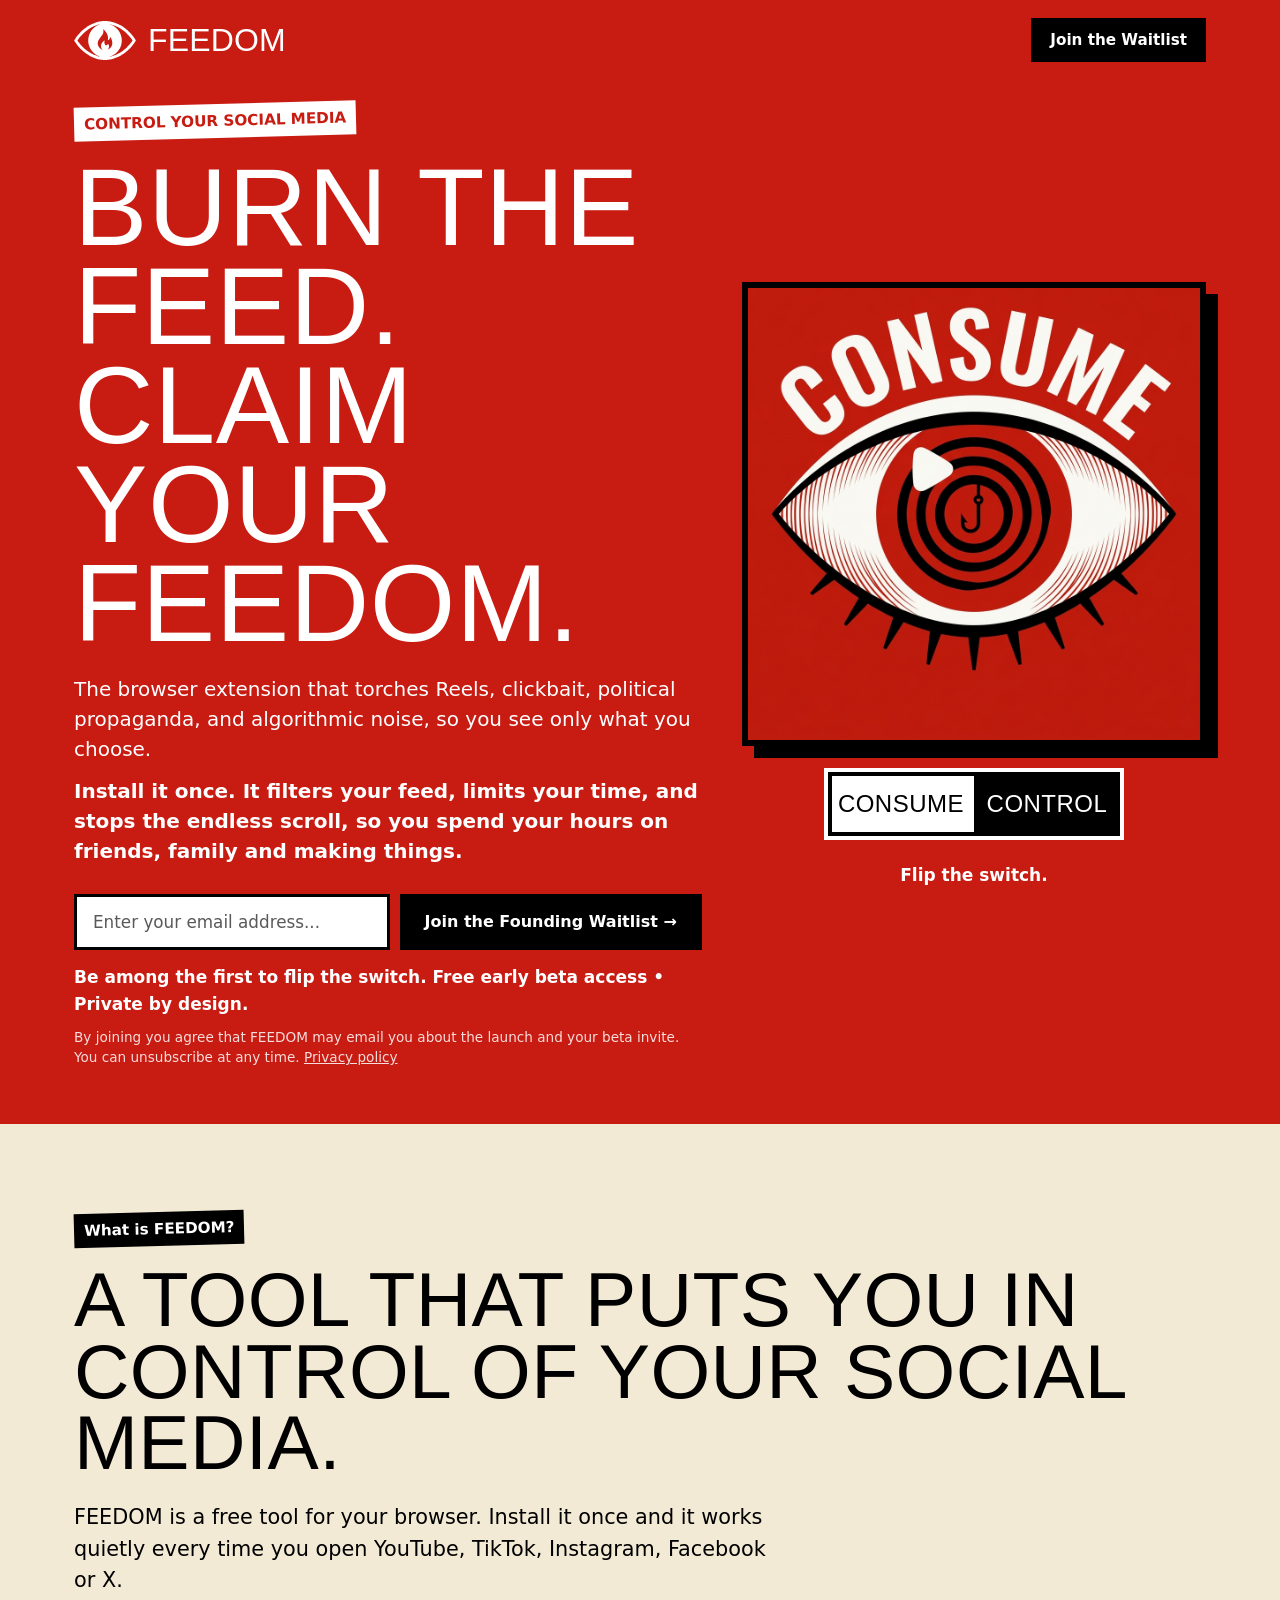
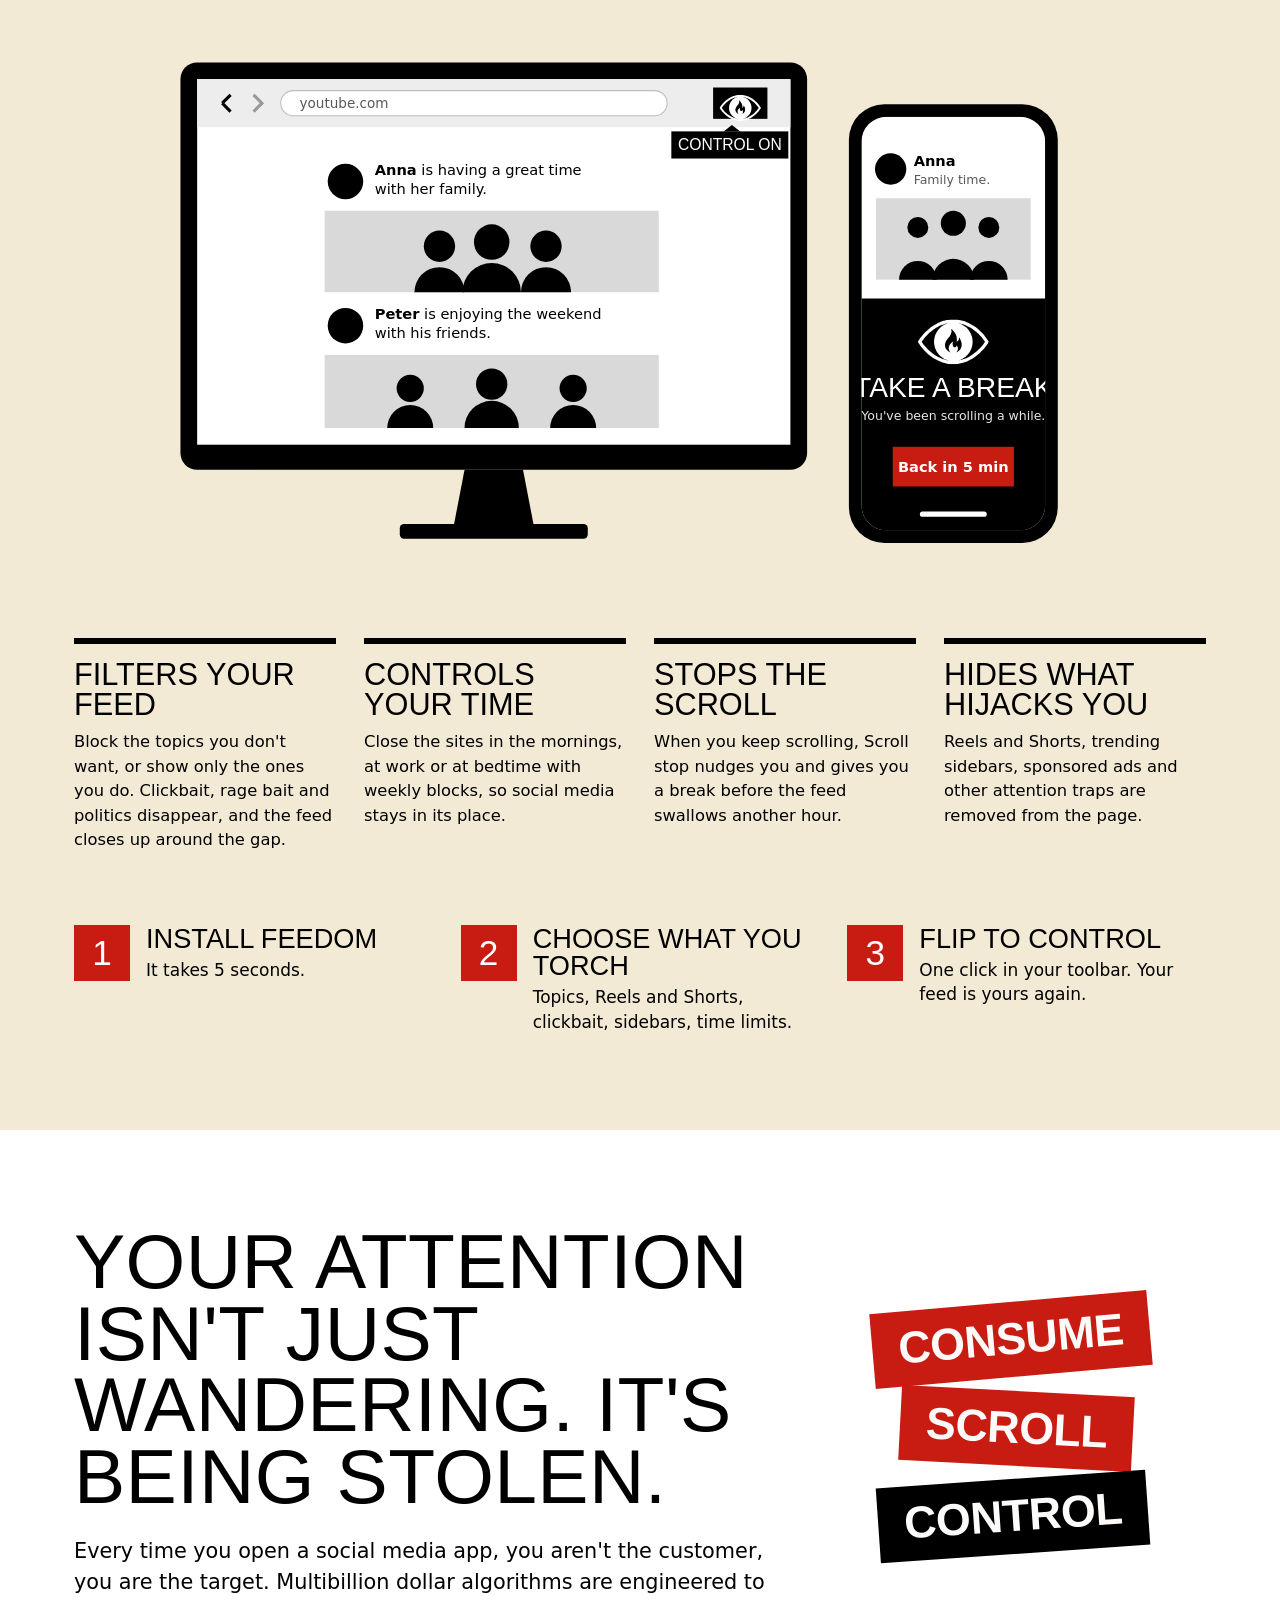
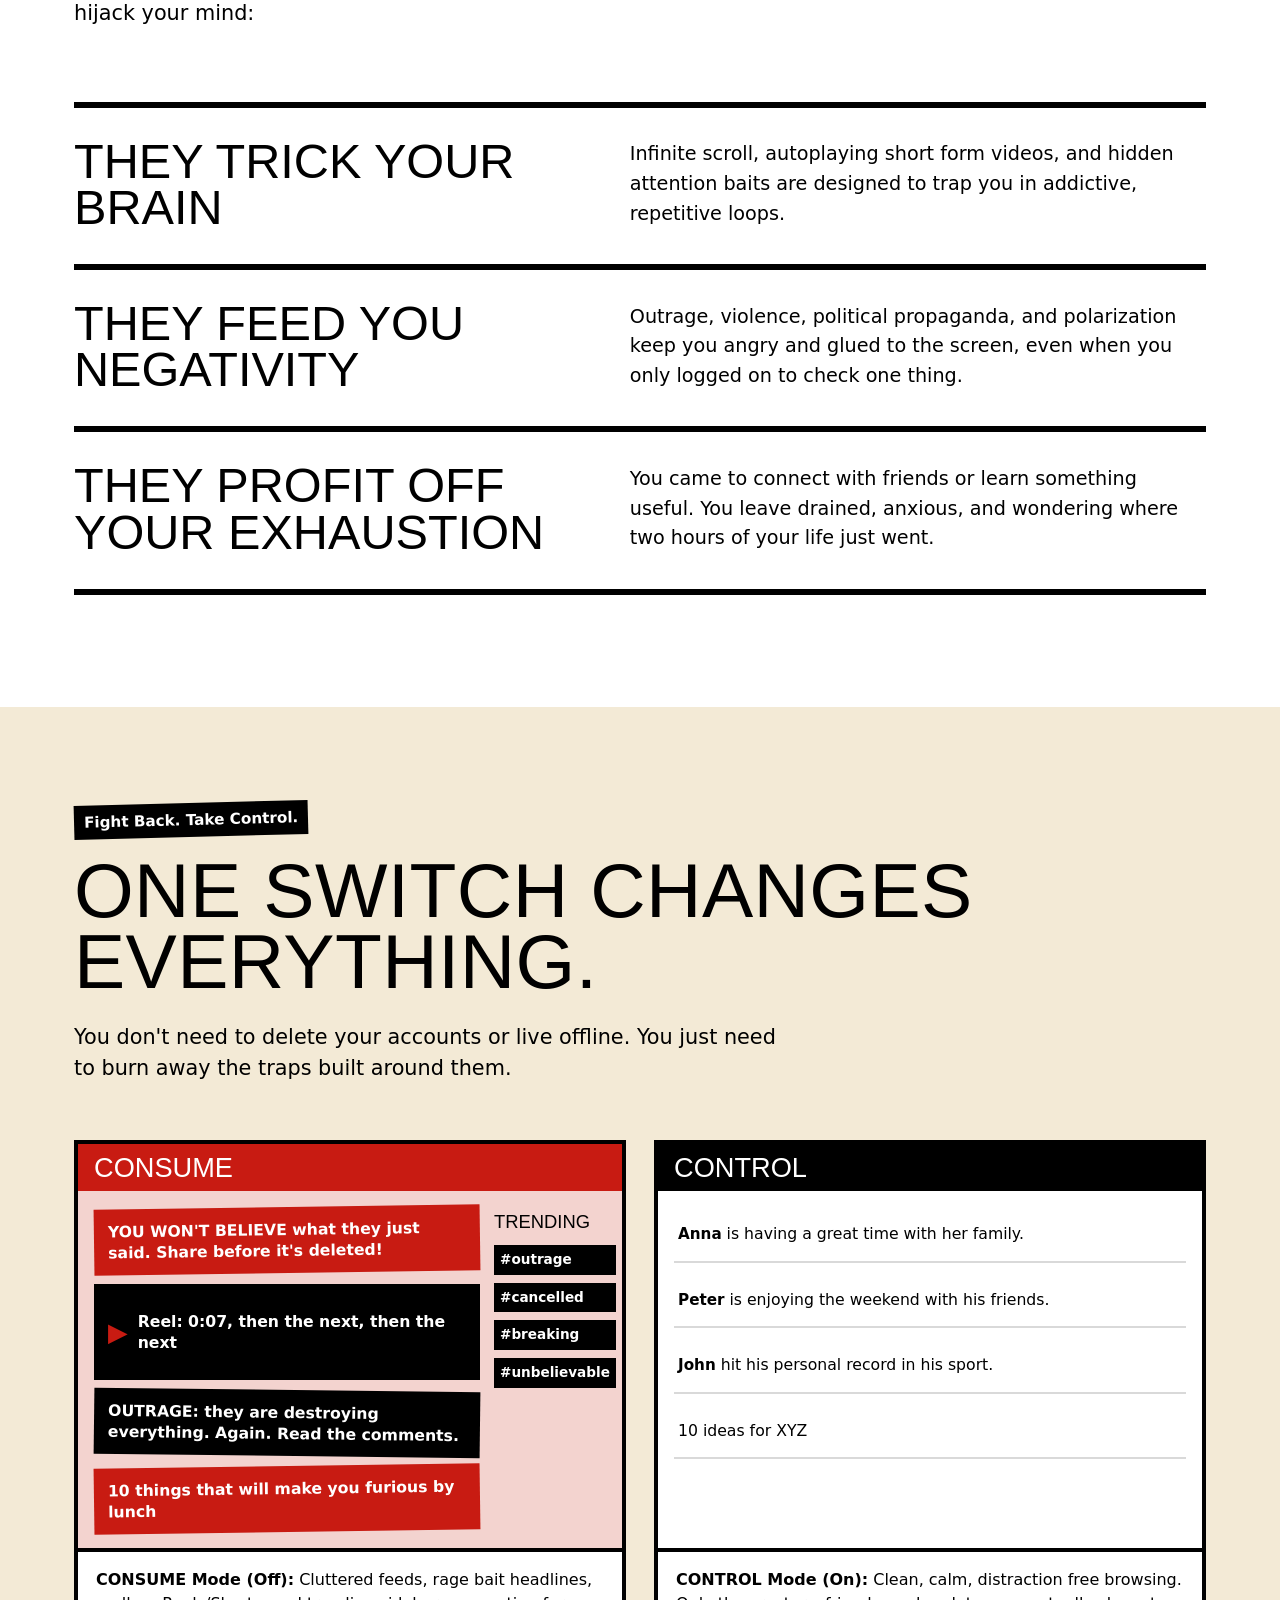
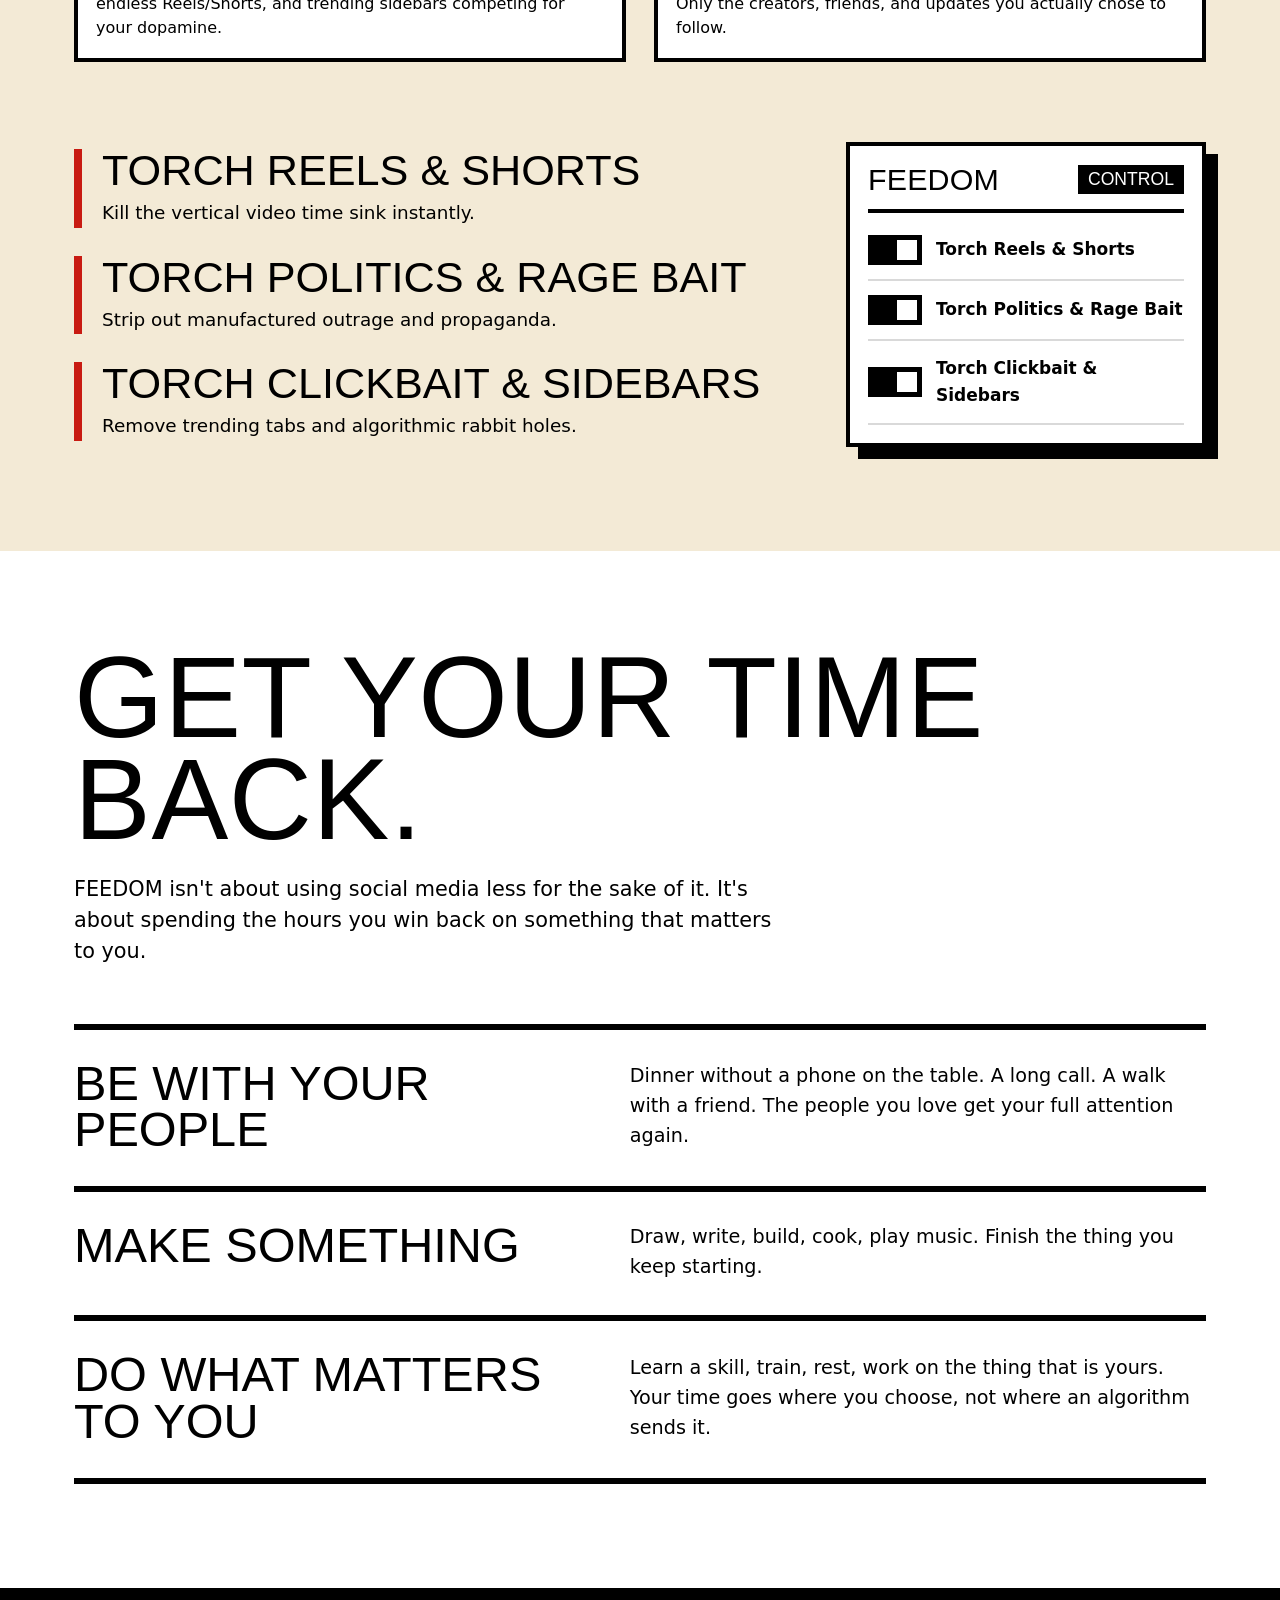
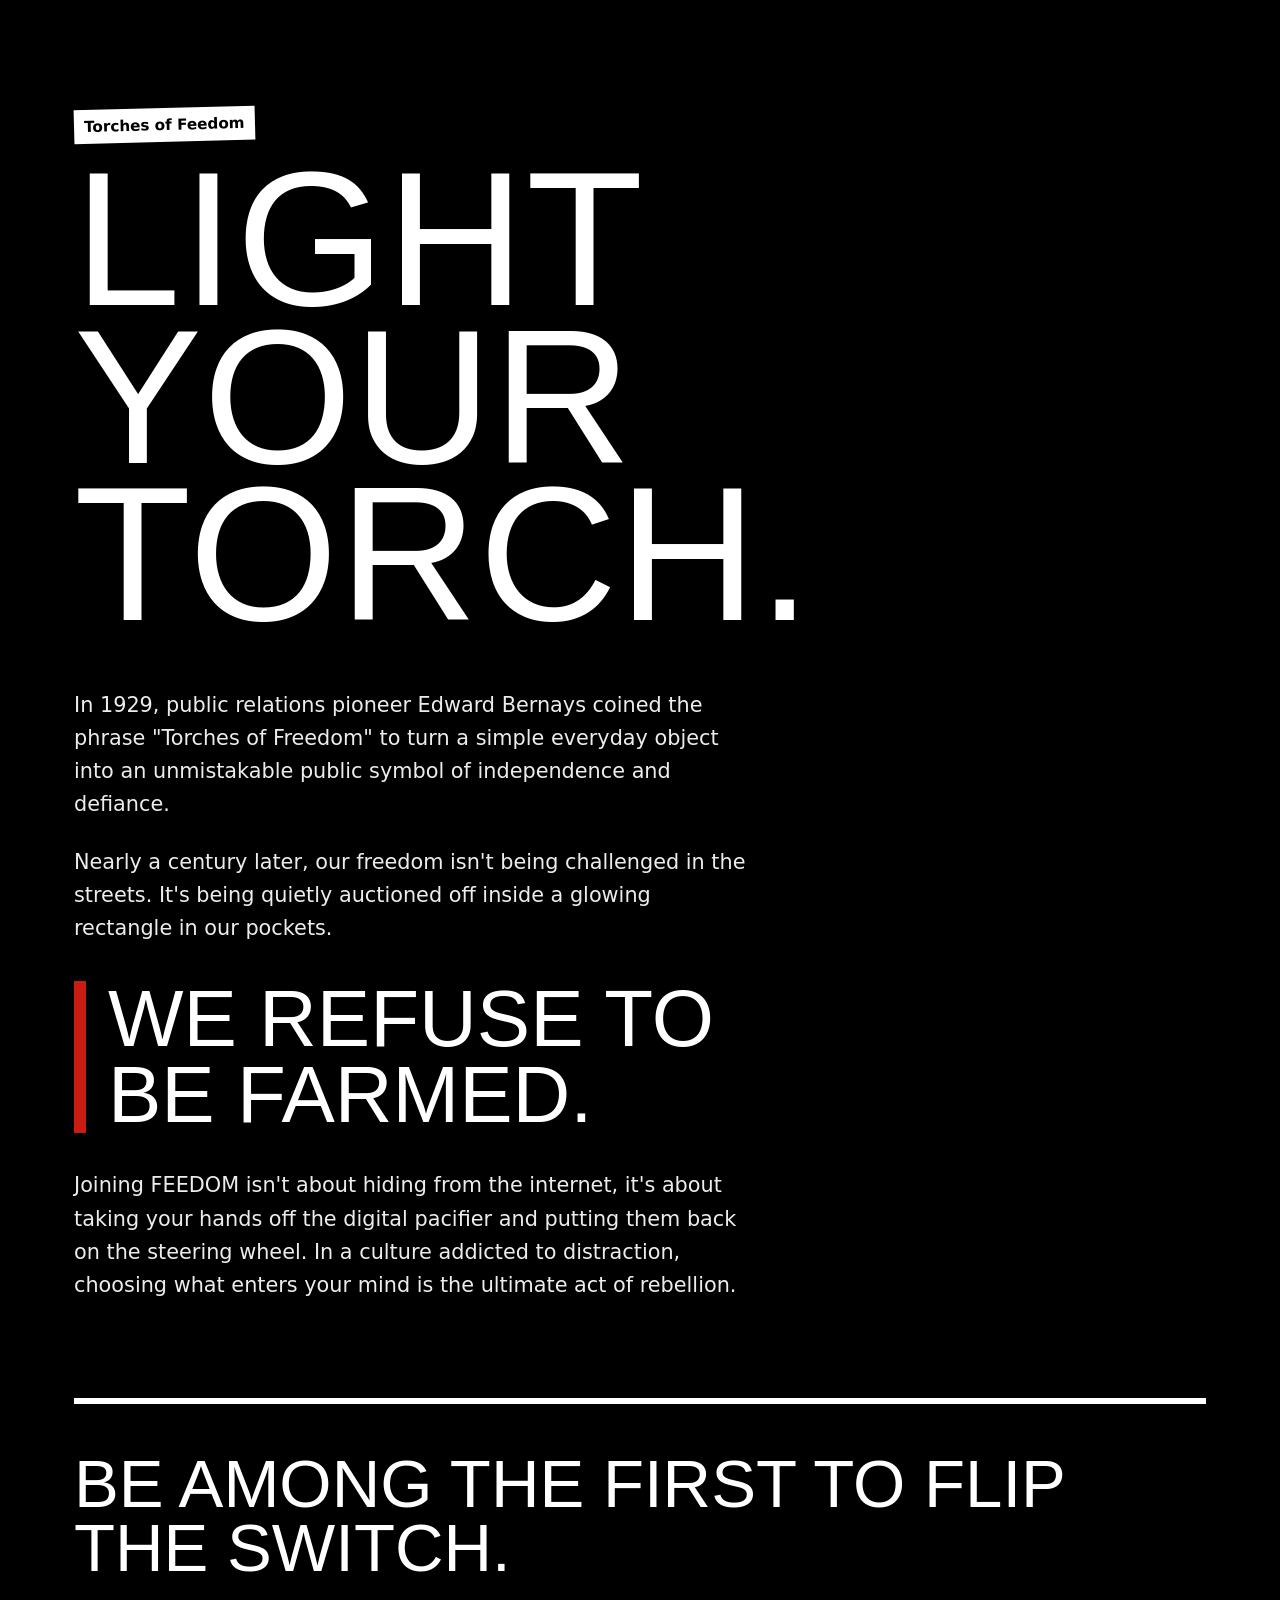
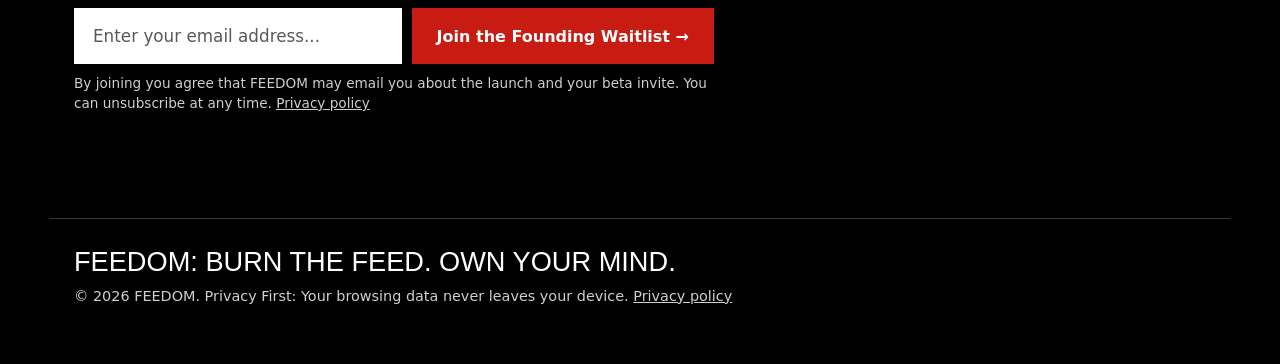
<file: index.html>
<!doctype html>
<html lang="en">
<head>
  <meta charset="utf-8">
  <meta name="viewport" content="width=device-width, initial-scale=1">
  <title>FEEDOM: Join the founding waitlist</title>
  <meta name="description" content="FEEDOM is the browser extension that torches Reels, clickbait, political propaganda and algorithmic noise, so you see only what you choose. Join the founding waitlist.">
  <link rel="canonical" href="https://torchoffeedom.github.io/">
  <meta property="og:type" content="website">
  <meta property="og:title" content="FEEDOM: Join the founding waitlist">
  <meta property="og:description" content="FEEDOM torches Reels, clickbait, political propaganda and algorithmic noise, so you see only what you choose. Join the founding waitlist.">
  <meta property="og:url" content="https://torchoffeedom.github.io/">
  <meta property="og:image" content="https://torchoffeedom.github.io/assets/og.png">
  <meta name="twitter:card" content="summary_large_image">
  <link rel="icon" href="assets/icon-128.png">
  <link rel="stylesheet" href="waitlist.css">
  <noscript><style>.hero { --mode: control; } .hero[data-mode="consume"] { background: #fff; color: #000; }</style></noscript>
</head>
<body>

<!--
  HOW TO EDIT THIS PAGE
  - All words are plain text in this file. Change them in place.
  - Spots marked VISUAL are drawn placeholders. Replace them with the real artwork when it exists.
  - The email list is switched on in waitlist.js (one setting at the top, "live").
  - Colours and sizes are the variables at the top of waitlist.css.
-->


<!-- The FEEDOM eye logo (traced from feedom design/logo-eye-simple-original.jpg). The two big hero eye images are used in the hero only. -->
<svg width="0" height="0" style="position:absolute" aria-hidden="true" focusable="false">
  <defs>
    <symbol id="logo-eye" viewBox="0 0 894 564"><path fill="currentColor" fill-rule="evenodd" d="M446.9 0.3Q434.8 0.3 419.9 1.3Q405 2.3 390.6 4.2Q376.1 6.1 363.2 8.7Q350.3 11.3 342.3 13.3Q334.2 15.2 324.1 18.2Q314 21.2 297.7 27.2Q281.4 33.2 267.5 39.3Q253.6 45.4 237.9 53.5Q222.2 61.7 208.1 70.3Q194.1 78.8 179.4 89Q164.7 99.2 153.2 108.2Q141.8 117.2 135.1 122.8Q128.4 128.4 121.1 135.1Q113.7 141.7 101.7 153.4Q89.7 165.2 83.2 172.1Q76.7 178.9 69.3 187.3Q61.9 195.6 51.1 209Q40.3 222.3 33.1 232.1Q25.9 241.9 18.9 252.2Q11.9 262.6 7.6 269.6Q3.3 276.5 2.2 278.4Q1.1 280.4 0.8 281.4L0.5 282.4L3.1 287.2Q5.8 291.9 13.7 303.9Q21.6 315.9 32.1 330.3Q42.5 344.7 55.8 360.5Q69 376.3 81.8 389.9Q94.7 403.6 107.7 415.9Q120.7 428.3 131.2 437.3Q141.8 446.2 147.8 451Q153.7 455.8 163.4 463Q173 470.2 180.3 475.2Q187.6 480.2 195.5 485.3Q203.3 490.4 212 495.5Q220.6 500.6 235.7 508.6Q250.9 516.6 258.2 520.1Q265.6 523.6 275 527.6Q284.5 531.5 295.3 535.7Q306.2 539.8 312.3 541.8Q318.5 543.8 326.8 546.3Q335.2 548.8 347.9 551.8Q360.6 554.9 371.3 556.9Q381.9 558.8 389.1 559.8Q396.2 560.8 406.9 561.8Q417.5 562.8 423.2 563Q429 563.2 435.6 563.5Q442.2 563.8 451 563.6Q459.8 563.5 468.2 563.1Q476.8 562.8 487.6 561.8Q498.5 560.8 513.8 558.3Q529.1 555.9 542.1 552.8Q555 549.8 568.6 545.8Q582.3 541.8 597.3 536.2Q612.3 530.6 623.9 525.6Q635.4 520.6 649.7 513.4Q664.1 506.1 677.8 498.1Q691.4 490.2 704.3 481.7Q717.1 473.1 730.3 463.3Q743.5 453.5 749.9 448.3Q756.3 443.1 765.3 435.3Q774.3 427.6 787.2 415.3Q800.1 403.1 810.1 392.6Q820.1 382.1 829.6 371Q839.2 360 844.7 353.1Q850.2 346.2 856.8 337.5Q863.5 328.7 873.3 314.3Q883.1 299.9 887 293.7Q891 287.5 892.4 284.8L893.8 282.1L892.3 279.2Q890.7 276.3 885.4 267.8Q880.1 259.4 867.7 241.7Q855.2 224 844.2 210.3Q833.1 196.6 825.2 187.8Q817.3 178.9 809.8 171.1Q802.3 163.2 796.6 157.4Q790.8 151.7 782.8 144.2Q774.8 136.7 764.4 127.6Q754 118.5 741.8 109Q729.7 99.5 725.4 96.4Q721 93.2 712.6 87.4Q704.2 81.6 696.4 76.6Q688.6 71.6 672.4 62.4Q656.2 53.1 640.4 45.5Q624.5 38 606.7 31.1Q588.8 24.2 577.8 20.7Q566.8 17.3 550.2 13.2Q533.6 9.1 523 7.1Q512.3 5.2 505.1 4.2Q497.8 3.2 488 2.2Q478.2 1.3 468.6 0.8Q459 0.3 446.9 0.3ZM511.5 47.6L511.5 47.6L511.8 47.1L512.6 47.1Q513.3 47.2 518.8 48.2Q524.3 49.2 540.3 53.2Q556.3 57.2 567.1 60.7Q577.8 64.2 589.5 68.7Q601.1 73.1 612.1 78.1Q623.1 83.1 633.5 88.4Q643.8 93.7 657.4 101.6Q670.9 109.6 679.6 115.3Q688.2 121 699.2 128.9Q710.2 136.8 716.6 141.8Q723 146.8 729.6 152.4Q736.3 158 747.2 167.8Q758.1 177.7 770.7 190.3Q783.3 203 792.3 212.9Q801.3 222.9 810.3 233.9Q819.2 244.8 826.5 254.5Q833.8 264.2 839.1 272.2Q844.4 280.1 844.9 281.3L845.3 282.5L845.2 283Q845 283.5 839.6 291.4Q834.2 299.2 824.7 311.7Q815.2 324.2 807.7 333.3Q800.1 342.3 788.1 355.3Q776.1 368.3 764.7 379.4Q753.3 390.6 746.8 396.3Q740.4 402.1 726.3 413.7Q712.2 425.2 702 432.7Q691.7 440.2 680.7 447.5Q669.7 454.7 654.9 463.3Q640.1 471.9 628.4 477.8Q616.6 483.6 608.5 487.2Q600.4 490.9 588.8 495.3Q577.3 499.8 563.3 504.3Q549.2 508.7 535.9 511.8Q522.6 514.9 516.6 515.9Q510.5 516.9 510.3 516.7L510 516.6L510.1 516.4Q510.2 516.3 520.5 513Q530.8 509.8 539.3 506.2Q547.9 502.6 555.5 498.8Q563.1 494.9 571.9 489.6Q580.6 484.4 590.1 477.6Q599.5 470.7 605.5 465.5Q611.6 460.3 619.4 452.3Q627.3 444.3 632.4 438.3Q637.5 432.2 643.4 423.9Q649.4 415.7 654.9 406.6Q660.3 397.5 663 392.5Q665.6 387.4 667.6 383Q669.6 378.6 672.7 370.8Q675.8 363 678.8 353.5Q681.7 344 683.8 334.7Q685.9 325.4 687.2 315.4Q688.6 305.3 689.2 297.2Q689.8 289 689.8 281.9Q689.8 274.8 689.2 267.8Q688.7 260.7 687.8 252.6Q686.8 244.5 685.2 236.4Q683.7 228.3 681.3 219.1Q678.8 209.9 675.2 199.9Q671.6 189.9 667.1 180.3Q662.6 170.6 656.5 160Q650.4 149.4 645.3 142Q640.2 134.5 633.6 126.6Q627.1 118.7 619.7 111.2Q612.3 103.7 603.9 96.6Q595.5 89.5 589.3 85.1Q583.2 80.6 575.4 75.6Q567.5 70.7 558.5 66Q549.4 61.4 539.2 57.2Q529 53 520.2 50.3ZM381.7 47.7Q380.8 47.8 370.1 51.4Q359.3 55 352.2 58Q345.2 61 338 64.5Q330.9 68.1 321.5 73.9Q312.1 79.6 305.7 84.2Q299.3 88.8 291.6 95.2Q283.9 101.7 278.8 106.6Q273.6 111.6 265.7 120.6Q257.8 129.5 251.7 138Q245.6 146.4 240.2 155.3Q234.7 164.2 230 173.5Q225.4 182.9 222.3 190.4Q219.2 198 216.7 205.6Q214.2 213.2 211.7 223.2Q209.1 233.1 207.7 242.2Q206.2 251.2 205.2 263.4Q204.2 275.5 204.2 281.8Q204.2 288 204.6 294.5Q205 301 206.1 310.2Q207.2 319.3 209.2 329.5Q211.2 339.7 213.7 348.3Q216.2 356.8 218.3 362.7Q220.4 368.6 222.4 373.4Q224.4 378.1 228.2 386.2Q232.1 394.4 237.4 403.4Q242.6 412.4 247.7 419.8Q252.8 427.2 259.2 435.1Q265.7 443.1 273.1 450.7Q280.4 458.3 287.2 464.3Q294 470.2 299.4 474.3Q304.8 478.5 311.6 483.1Q318.5 487.7 329.2 493.7Q339.9 499.6 350 504.1Q360.1 508.6 370.1 511.9L380 515.2L380.3 515.8L379.5 515.9Q378.8 516 372.4 514.9Q366 513.7 357.4 511.7Q348.8 509.7 343.5 508.3Q338.2 506.8 325.3 502.4Q312.3 498 299.3 492.8Q286.4 487.6 272 480.6Q257.6 473.6 249.4 469.2Q241.3 464.7 227.8 456.5Q214.3 448.2 205.3 442Q196.2 435.8 183.4 426Q170.5 416.2 161.1 408.3Q151.7 400.3 142.9 392.3Q134.2 384.3 125.1 375.3Q116 366.3 107.8 357.6Q99.7 348.8 88.9 336Q78 323.2 68.9 311.1Q59.8 299 54.7 291.6Q49.6 284.1 49.2 283.1L48.8 282.1L49.6 280.4Q50.5 278.8 54.9 272.3Q59.2 265.8 69.9 251.8Q80.5 237.8 90.6 225.9Q100.7 213.9 109.7 204.3Q118.7 194.7 130.7 183.1Q142.7 171.4 152.7 162.6Q162.7 153.7 174.6 144.2Q186.5 134.8 194.1 129.3Q201.8 123.8 213.1 116.3Q224.3 108.8 236 102Q247.6 95.1 255.1 91.1Q262.6 87.1 277.8 80.1Q292.9 73.2 303.2 69.2Q313.5 65.2 328.8 60.2Q344.2 55.2 357 52.2Q369.9 49.1 375.4 48.2Q380.8 47.3 381.7 47.4L382.5 47.5L381.7 47.7ZM419.7 120.1L419.7 120.1L420 119.5L420.5 119.6Q421 119.8 426.7 124.3Q432.4 128.9 437.5 133.9Q442.6 138.9 447.9 144.9Q453.2 150.8 457.7 156.8Q462.2 162.8 464.5 166.1Q466.7 169.5 469.9 175.1Q473.1 180.7 476.5 187.7Q479.9 194.6 481.9 200.3Q484 206 485.9 212.9Q487.8 219.7 488.8 225Q489.8 230.2 490.4 235.3Q491 240.5 491.1 246.4Q491.2 252.2 491 256.4Q490.7 260.5 489.3 269.7L487.8 278.8L488.5 279Q489.1 279.1 491.1 278.5Q493.1 277.9 496.9 275.8Q500.8 273.8 503.5 271.4Q506.3 269.1 508.9 265.7Q511.4 262.4 513 259.3Q514.6 256.1 515.8 252.4Q516.9 248.6 517.4 244.4Q518 240.3 517.8 233.5L517.6 226.7L518.3 226L520.8 229Q523.2 232 525.5 235.3Q527.7 238.5 532.2 246.6Q536.6 254.6 540.8 264.3Q545 274 545.9 276.9Q546.8 279.8 548.3 286.3Q549.9 292.9 550.9 300.4Q552 308 552.1 316.1Q552.2 324.3 552 327.8Q551.8 331.3 551.3 334.3Q550.9 337.4 549.8 342.1Q548.8 346.8 547.2 351.6Q545.6 356.3 543.6 360.6Q541.6 364.9 538.9 369.5Q536.2 374.2 533.8 377.3Q531.5 380.5 527.1 385.5Q522.7 390.4 520.1 392.8Q517.6 395.1 512.9 398.7Q508.1 402.4 503.2 405.4Q498.4 408.4 494.8 410.2Q491.3 412 486.7 413.9Q482.1 415.8 481.7 415.7L481.3 415.6L481.5 415.3Q481.6 414.9 484.4 412.6Q487.1 410.3 489.2 408.2Q491.3 406.1 493.9 402.7Q496.4 399.4 498.2 396Q500 392.5 501.4 389Q502.8 385.5 503.8 380.9Q504.8 376.3 505 373Q505.2 369.7 505 365.5Q504.8 361.2 503.8 356.3Q502.8 351.5 501.3 347.7Q499.9 343.9 497.6 340Q495.4 336.1 492.9 333Q490.3 330 488.6 328.6L486.9 327.2L486.2 327.8L486.2 329.5Q486.2 331.2 486 333.5Q485.7 335.7 484.7 338.6Q483.6 341.4 481.9 343.9Q480.1 346.3 477.5 348.1Q474.9 349.9 473.7 350.4Q472.6 350.8 470.3 351.2Q468 351.5 466.4 351.5Q464.8 351.5 462.6 351.2Q460.4 350.8 457.2 349.3Q454.1 347.7 451.7 345.5Q449.3 343.2 447.3 340.4Q445.3 337.5 443.7 334.1Q442 330.7 440.6 325.5Q439.1 320.4 438.7 316.8Q438.2 313.2 438.2 309.4Q438.2 305.5 438.7 301.8Q439.1 298.1 440.2 293.3Q441.2 288.5 443 283.7Q444.7 279 444.6 278.5L444.5 278L444 278.1Q443.5 278.3 440 280.8Q436.5 283.2 431.6 287.1Q426.6 290.9 421 296.3Q415.4 301.7 412 305.7Q408.5 309.8 405.8 313.8Q403 317.8 400.1 323.1Q397.1 328.4 395.2 333.2Q393.2 338 392.2 341.3Q391.2 344.7 390.2 350.7Q389.1 356.6 389.1 361.8Q389 367 389.6 371.4Q390.1 375.9 391.2 380.2Q392.2 384.5 393.8 388.7Q395.4 392.9 397.5 396.8Q399.6 400.6 401.6 403.4Q403.5 406.2 405.6 408.6Q407.7 411 409.9 413.1Q412.2 415.1 412.2 415.5L412.3 416L411.9 416Q411.5 416 409.6 415.3Q407.7 414.6 403.4 412.6Q399.1 410.7 393.4 407.4Q387.8 404.2 383.1 400.6Q378.4 397.1 373.4 392.3Q368.4 387.6 364.1 382.4Q359.8 377.2 356.6 372.2Q353.4 367.1 350.9 361.9Q348.4 356.6 346.8 352Q345.2 347.3 344.6 345.1Q344.1 342.9 343.1 336.1Q342 329.2 342.2 322.1Q342.4 314.9 343.8 307.4Q345.3 300 347.7 293Q350.2 285.9 353.1 279.9Q356.1 273.9 360.5 266.7Q364.8 259.6 369.2 253.4Q373.5 247.3 385.4 232Q397.2 216.7 401 211.2Q404.7 205.7 407.5 201.1Q410.3 196.5 412.6 192.1Q414.9 187.6 417.3 181.6Q419.8 175.5 420.8 172.1Q421.7 168.8 422.8 163.3Q423.8 157.8 424 151.3Q424.3 144.8 423.6 138.6Q422.9 132.4 421.3 126.2Z"/></symbol>
  </defs>
</svg>

<a class="skip" href="#join">Skip to the waitlist</a>

<div id="draft-note" class="draft-note" hidden>
  Draft mode: nothing is sent to a server. Test entries stay in this browser only.
</div>

<main id="landing">

  <!-- ============ 1. HERO ============ -->
  <section class="hero" data-mode="consume" aria-labelledby="hero-title">
    <header class="bar">
      <a class="brand" href="./" aria-label="FEEDOM home">
        <svg class="brand-eye" viewBox="0 0 894 564" aria-hidden="true"><use href="#logo-eye"/></svg>
        <span class="brand-name">FEEDOM</span>
      </a>
      <a class="btn btn-small" href="#join">Join the Waitlist</a>
    </header>

    <div class="hero-grid">
      <div class="hero-copy">
        <p class="tag">CONTROL YOUR SOCIAL MEDIA</p>
        <h1 id="hero-title"><span>Burn the Feed.</span> <span>Claim Your Feedom.</span></h1>
        <p class="lede">The browser extension that torches Reels, clickbait, political propaganda, and algorithmic noise, so you see only what you choose.</p>
        <p class="lede lede-2">Install it once. It filters your feed, limits your time, and stops the endless scroll, so you spend your hours on friends, family and making things.</p>

        <form class="wl-form" id="join" novalidate>
          <label class="sr" for="email-hero">Email address</label>
          <div class="wl-row">
            <input id="email-hero" name="email" type="email" inputmode="email" autocomplete="email" placeholder="Enter your email address..." required>
            <button class="btn" type="submit">Join the Founding Waitlist →</button>
          </div>
          <input class="hp" type="text" name="website" tabindex="-1" autocomplete="off" aria-hidden="true">
          <p class="wl-error" role="alert" hidden></p>
          <p class="micro">Be among the first to flip the switch. Free early beta access • Private by design.</p>
          <p class="consent">By joining you agree that FEEDOM may email you about the launch and your beta invite. You can unsubscribe at any time. <a href="privacy.html#waitlist">Privacy policy</a></p>
        </form>
      </div>

      <!-- VISUAL: CONSUME (red spiral) / CONTROL (black and white torch) eye-switch graphic. Drawn placeholder. -->
      <div class="hero-eye">
        <!-- The two eye logos from the design drafts (generated 2026-11-20). Files: assets/eye-consume.jpg and assets/eye-control.jpg. -->
        <div class="eye-frame">
          <img class="eye-img on-consume" src="assets/eye-consume.jpg" width="1024" height="1024" alt="CONSUME: a red poster eye with a black hypnotic spiral for a pupil, a play button highlight and a tiny fish hook at the center of the spiral.">
          <img class="eye-img on-control" src="assets/eye-control.jpg" width="1024" height="1024" alt="CONTROL: a black and white poster eye holding a burning torch, with a pause button highlight.">
        </div>

        <button class="switch" type="button" role="switch" aria-checked="false" id="mode-switch">
          <span class="switch-word w-consume">CONSUME</span>
          <span class="switch-knob" aria-hidden="true"></span>
          <span class="switch-word w-control">CONTROL</span>
        </button>
        <p class="switch-hint" id="switch-hint" aria-live="polite">Flip the switch.</p>
      </div>
    </div>
  </section>

  <!-- ============ 2. WHAT FEEDOM IS ============ -->
  <section class="what" aria-labelledby="what-title">
    <div class="wrap">
      <p class="tag tag-dark">What is FEEDOM?</p>
      <h2 id="what-title">A tool that puts you in control of your social media.</h2>
      <p class="big-lede">FEEDOM is a free tool for your browser. Install it once and it works quietly every time you open YouTube, TikTok, Instagram, Facebook or X.</p>

      <figure class="devices">
        <svg class="devices-svg" viewBox="0 0 900 500" role="img" aria-label="A computer monitor showing a browser with a clean feed of posts from friends and the FEEDOM extension switched on, and next to it a smartphone showing a Take a break message from FEEDOM.">
          <!-- VISUAL: monitor and phone. Drawn placeholder; replace with real screenshots when the extension is ready. -->
          <!-- monitor -->
          <rect x="10" y="10" width="600" height="390" rx="16" fill="#000"/>
          <rect x="26" y="26" width="568" height="350" fill="#fff"/>
          <rect x="26" y="26" width="568" height="46" fill="#ededed"/>
          <path d="M50 49 L58 41 M50 49 L58 57" stroke="#000" stroke-width="3" fill="none"/>
          <path d="M80 41 L88 49 L80 57" stroke="#999" stroke-width="3" fill="none"/>
          <rect x="106" y="37" width="370" height="24" rx="12" fill="#fff" stroke="#bdbdbd"/>
          <text x="124" y="54" font-size="13" fill="#595959" font-family="system-ui, sans-serif">youtube.com</text>
          <rect x="520" y="34" width="52" height="30" fill="#000"/>
          <use href="#logo-eye" x="526" y="41" width="40" height="25" style="color:#fff"/>
          <rect x="480" y="76" width="112" height="26" fill="#000"/>
          <path d="M538 70 L546 76 L530 76 Z" fill="#000"/>
          <text x="536" y="94" font-size="15" fill="#fff" text-anchor="middle" font-family="Impact, 'Arial Narrow', sans-serif">CONTROL ON</text>

          <circle cx="168" cy="124" r="17" fill="#000"/>
          <text x="196" y="118" font-size="14" font-family="system-ui, sans-serif"><tspan font-weight="700">Anna</tspan> is having a great time</text>
          <text x="196" y="136" font-size="14" font-family="system-ui, sans-serif">with her family.</text>
          <rect x="148" y="152" width="320" height="78" fill="#d9d9d9"/>
          <circle cx="258" cy="186" r="15" fill="#000"/><path d="M234 230 A24 24 0 0 1 282 230 Z" fill="#000"/>
          <circle cx="308" cy="182" r="17" fill="#000"/><path d="M280 230 A28 28 0 0 1 336 230 Z" fill="#000"/>
          <circle cx="360" cy="186" r="15" fill="#000"/><path d="M336 230 A24 24 0 0 1 384 230 Z" fill="#000"/>

          <circle cx="168" cy="262" r="17" fill="#000"/>
          <text x="196" y="256" font-size="14" font-family="system-ui, sans-serif"><tspan font-weight="700">Peter</tspan> is enjoying the weekend</text>
          <text x="196" y="274" font-size="14" font-family="system-ui, sans-serif">with his friends.</text>
          <rect x="148" y="290" width="320" height="70" fill="#d9d9d9"/>
          <circle cx="230" cy="322" r="13" fill="#000"/><path d="M208 360 A22 22 0 0 1 252 360 Z" fill="#000"/>
          <circle cx="308" cy="318" r="15" fill="#000"/><path d="M282 360 A26 26 0 0 1 334 360 Z" fill="#000"/>
          <circle cx="386" cy="322" r="13" fill="#000"/><path d="M364 360 A22 22 0 0 1 408 360 Z" fill="#000"/>

          <!-- monitor stand -->
          <path d="M282 400 L338 400 L348 452 L272 452 Z" fill="#000"/>
          <rect x="220" y="452" width="180" height="14" rx="4" fill="#000"/>

          <!-- phone -->
          <rect x="650" y="50" width="200" height="420" rx="34" fill="#000"/>
          <clipPath id="phone-screen"><rect x="662" y="62" width="176" height="396" rx="24"/></clipPath>
          <g clip-path="url(#phone-screen)">
            <rect x="662" y="62" width="176" height="396" fill="#fff"/>
            <circle cx="690" cy="112" r="15" fill="#000"/>
            <text x="712" y="109" font-size="14" font-weight="700" font-family="system-ui, sans-serif">Anna</text>
            <text x="712" y="126" font-size="12" fill="#595959" font-family="system-ui, sans-serif">Family time.</text>
            <rect x="676" y="140" width="148" height="78" fill="#d9d9d9"/>
            <circle cx="716" cy="168" r="10" fill="#000"/><path d="M698 218 A18 18 0 0 1 734 218 Z" fill="#000"/>
            <circle cx="750" cy="164" r="12" fill="#000"/><path d="M730 218 A20 20 0 0 1 770 218 Z" fill="#000"/>
            <circle cx="784" cy="168" r="10" fill="#000"/><path d="M766 218 A18 18 0 0 1 802 218 Z" fill="#000"/>
            <path d="M662 236 L838 236 L838 458 L662 458 Z" fill="#000"/>
            <use href="#logo-eye" x="716" y="256" width="68" height="43" style="color:#fff"/>
            <text x="750" y="330" font-size="27" fill="#fff" text-anchor="middle" font-family="Impact, 'Arial Narrow', sans-serif">TAKE A BREAK</text>
            <text x="750" y="352" font-size="12" fill="#e6e6e6" text-anchor="middle" font-family="system-ui, sans-serif">You've been scrolling a while.</text>
            <rect x="692" y="378" width="116" height="38" fill="#c81b12"/>
            <text x="750" y="402" font-size="14" font-weight="700" fill="#fff" text-anchor="middle" font-family="system-ui, sans-serif">Back in 5 min</text>
            <rect x="718" y="440" width="64" height="5" rx="2.5" fill="#fff"/>
          </g>
        </svg>
      </figure>

      <ul class="caps">
        <li><h3>Filters your feed</h3><p>Block the topics you don't want, or show only the ones you do. Clickbait, rage bait and politics disappear, and the feed closes up around the gap.</p></li>
        <li><h3>Controls your time</h3><p>Close the sites in the mornings, at work or at bedtime with weekly blocks, so social media stays in its place.</p></li>
        <li><h3>Stops the scroll</h3><p>When you keep scrolling, Scroll stop nudges you and gives you a break before the feed swallows another hour.</p></li>
        <li><h3>Hides what hijacks you</h3><p>Reels and Shorts, trending sidebars, sponsored ads and other attention traps are removed from the page.</p></li>
      </ul>

      <ol class="steps">
        <li><span class="step-n">1</span><div><h3>Install FEEDOM</h3><p>It takes 5 seconds.</p></div></li>
        <li><span class="step-n">2</span><div><h3>Choose what you torch</h3><p>Topics, Reels and Shorts, clickbait, sidebars, time limits.</p></div></li>
        <li><span class="step-n">3</span><div><h3>Flip to CONTROL</h3><p>One click in your toolbar. Your feed is yours again.</p></div></li>
      </ol>
    </div>
  </section>

  <!-- ============ 3. THE PROBLEM ============ -->
  <section class="problem" aria-labelledby="problem-title">
    <div class="wrap two">
      <div>
        <h2 id="problem-title">Your Attention Isn't Just Wandering. It's Being Stolen.</h2>
        <p class="big-lede">Every time you open a social media app, you aren't the customer, you are the target. Multibillion dollar algorithms are engineered to hijack your mind:</p>
      </div>

      <!-- VISUAL: the three sticker bars from the design file (CONSUME, SCROLL, CONTROL), rebuilt as text. -->
      <div class="stickers" aria-hidden="true">
        <span class="sticker s-red s1">CONSUME</span>
        <span class="sticker s-red s2">SCROLL</span>
        <span class="sticker s-black s3">CONTROL</span>
      </div>
    </div>

    <div class="wrap rows">
      <article class="row">
        <h3>They Trick Your Brain</h3>
        <p>Infinite scroll, autoplaying short form videos, and hidden attention baits are designed to trap you in addictive, repetitive loops.</p>
      </article>
      <article class="row">
        <h3>They Feed You Negativity</h3>
        <p>Outrage, violence, political propaganda, and polarization keep you angry and glued to the screen, even when you only logged on to check one thing.</p>
      </article>
      <article class="row">
        <h3>They Profit Off Your Exhaustion</h3>
        <p>You came to connect with friends or learn something useful. You leave drained, anxious, and wondering where two hours of your life just went.</p>
      </article>
    </div>
  </section>

  <!-- ============ 4. VISUAL PROOF ============ -->
  <section class="proof" aria-labelledby="proof-title">
    <div class="wrap">
      <p class="tag tag-dark">Fight Back. Take Control.</p>
      <h2 id="proof-title">One Switch Changes Everything.</h2>
      <p class="big-lede">You don't need to delete your accounts or live offline. You just need to burn away the traps built around them.</p>

      <!-- VISUAL: side-by-side comparison, CONSUME (red) against CONTROL (black and white). Built from text, replace with screenshots. -->
      <div class="compare">
        <figure class="mock mock-consume">
          <div class="mock-head">CONSUME</div>
          <div class="mock-body" aria-hidden="true">
            <div class="feed">
              <div class="post bait">YOU WON'T BELIEVE what they just said. Share before it's deleted!</div>
              <div class="post reel"><span class="play">▶</span> Reel: 0:07, then the next, then the next</div>
              <div class="post rage">OUTRAGE: they are destroying everything. Again. Read the comments.</div>
              <div class="post bait">10 things that will make you furious by lunch</div>
            </div>
            <aside class="side">
              <b>Trending</b>
              <span>#outrage</span><span>#cancelled</span><span>#breaking</span><span>#unbelievable</span>
            </aside>
          </div>
          <figcaption><strong>CONSUME Mode (Off):</strong> Cluttered feeds, rage bait headlines, endless Reels/Shorts, and trending sidebars competing for your dopamine.</figcaption>
        </figure>

        <figure class="mock mock-control">
          <div class="mock-head">CONTROL</div>
          <div class="mock-body" aria-hidden="true">
            <div class="feed">
              <div class="post"><b>Anna</b> is having a great time with her family.</div>
              <div class="post"><b>Peter</b> is enjoying the weekend with his friends.</div>
              <div class="post"><b>John</b> hit his personal record in his sport.</div>
              <div class="post">10 ideas for XYZ</div>
            </div>
          </div>
          <figcaption><strong>CONTROL Mode (On):</strong> Clean, calm, distraction free browsing. Only the creators, friends, and updates you actually chose to follow.</figcaption>
        </figure>
      </div>

      <!-- VISUAL: FEEDOM browser extension popup mockup. Built from text, replace with a real screenshot later. -->
      <div class="popup-block">
        <ul class="torch-list">
          <li><h3>Torch Reels &amp; Shorts</h3><p>Kill the vertical video time sink instantly.</p></li>
          <li><h3>Torch Politics &amp; Rage Bait</h3><p>Strip out manufactured outrage and propaganda.</p></li>
          <li><h3>Torch Clickbait &amp; Sidebars</h3><p>Remove trending tabs and algorithmic rabbit holes.</p></li>
        </ul>

        <div class="popup" role="group" aria-label="Mockup of the FEEDOM toolbar popup">
          <div class="popup-top">
            <span class="brand-name">FEEDOM</span>
            <span class="popup-state">CONTROL</span>
          </div>
          <label class="tgl"><input type="checkbox" checked><span class="tgl-ui"></span><span>Torch Reels &amp; Shorts</span></label>
          <label class="tgl"><input type="checkbox" checked><span class="tgl-ui"></span><span>Torch Politics &amp; Rage Bait</span></label>
          <label class="tgl"><input type="checkbox" checked><span class="tgl-ui"></span><span>Torch Clickbait &amp; Sidebars</span></label>
        </div>
      </div>
    </div>
  </section>

  <!-- ============ 5. THE GOAL ============ -->
  <section class="goal" aria-labelledby="goal-title">
    <div class="wrap">
      <h2 id="goal-title">Get your time back.</h2>
      <p class="big-lede">FEEDOM isn't about using social media less for the sake of it. It's about spending the hours you win back on something that matters to you.</p>
      <div class="rows">
        <article class="row">
          <h3>Be with your people</h3>
          <p>Dinner without a phone on the table. A long call. A walk with a friend. The people you love get your full attention again.</p>
        </article>
        <article class="row">
          <h3>Make something</h3>
          <p>Draw, write, build, cook, play music. Finish the thing you keep starting.</p>
        </article>
        <article class="row">
          <h3>Do what matters to you</h3>
          <p>Learn a skill, train, rest, work on the thing that is yours. Your time goes where you choose, not where an algorithm sends it.</p>
        </article>
      </div>
    </div>
  </section>

  <!-- ============ 6. MANIFESTO + SECOND SIGN-UP ============ -->
  <section class="manifesto" aria-labelledby="manifesto-title">
    <div class="wrap">
      <p class="tag tag-light">Torches of Feedom</p>
      <h2 id="manifesto-title">Light Your Torch.</h2>
      <div class="prose">
        <p>In 1929, public relations pioneer Edward Bernays coined the phrase "Torches of Freedom" to turn a simple everyday object into an unmistakable public symbol of independence and defiance.</p>
        <p>Nearly a century later, our freedom isn't being challenged in the streets. It's being quietly auctioned off inside a glowing rectangle in our pockets.</p>
        <p class="refuse">We refuse to be farmed.</p>
        <p>Joining FEEDOM isn't about hiding from the internet, it's about taking your hands off the digital pacifier and putting them back on the steering wheel. In a culture addicted to distraction, choosing what enters your mind is the ultimate act of rebellion.</p>
      </div>

      <div class="final-cta">
        <h3>Be Among the First to Flip the Switch.</h3>
        <form class="wl-form wl-form-dark" novalidate>
          <label class="sr" for="email-bottom">Email address</label>
          <div class="wl-row">
            <input id="email-bottom" name="email" type="email" inputmode="email" autocomplete="email" placeholder="Enter your email address..." required>
            <button class="btn" type="submit">Join the Founding Waitlist →</button>
          </div>
          <input class="hp" type="text" name="website" tabindex="-1" autocomplete="off" aria-hidden="true">
          <p class="wl-error" role="alert" hidden></p>
          <p class="consent">By joining you agree that FEEDOM may email you about the launch and your beta invite. You can unsubscribe at any time. <a href="privacy.html#waitlist">Privacy policy</a></p>
        </form>
      </div>
    </div>
  </section>

  <footer class="foot">
    <div class="wrap">
      <p class="foot-line">FEEDOM: Burn the Feed. Own Your Mind.</p>
      <p>© 2026 FEEDOM. Privacy First: Your browsing data never leaves your device. <a href="privacy.html">Privacy policy</a></p>
    </div>
  </footer>
</main>

<!-- ============ PART 2: CONFIRMATION SCREEN + 5-QUESTION SURVEY ============ -->
<main id="confirm" class="screen" hidden tabindex="-1" aria-labelledby="confirm-title">
  <div class="wrap narrow">
    <svg class="confirm-eye" viewBox="0 0 894 564" aria-hidden="true"><use href="#logo-eye"/></svg>
    <h1 id="confirm-title">You're on the List. Welcome to the Rebellion.</h1>
    <p class="lede">Your spot on the FEEDOM founding waitlist is reserved. Answer 5 quick questions below (takes 30 seconds) to unlock priority early beta access before the public launch.</p>

    <form id="survey" novalidate>
      <fieldset class="q" data-q="situation">
        <legend><span class="qn">1</span> Which best describes your current situation? <em>Choose one</em></legend>
        <label class="opt"><input type="radio" name="situation" value="student-researcher"><span>Student / Researcher</span></label>
        <label class="opt"><input type="radio" name="situation" value="creator-freelancer-entrepreneur"><span>Creator / Freelancer / Entrepreneur</span></label>
        <label class="opt"><input type="radio" name="situation" value="corporate-professional-executive"><span>Corporate Professional / Executive</span></label>
        <label class="opt"><input type="radio" name="situation" value="parent-everyday-user"><span>Parent / Everyday User trying to protect my time</span></label>
        <label class="opt"><input type="radio" name="situation" value="other"><span>Other</span></label>
      </fieldset>

      <fieldset class="q" data-q="result">
        <legend><span class="qn">2</span> What is the #1 result you want from using FEEDOM? <em>Choose one</em></legend>
        <label class="opt"><input type="radio" name="result" value="reclaim-hours"><span>Reclaim 1 to 2+ hours of wasted screen time every day</span></label>
        <label class="opt"><input type="radio" name="result" value="focus-sleep-mental-health"><span>Improve focus, sleep, and mental health (less anxiety and outrage)</span></label>
        <label class="opt"><input type="radio" name="result" value="stay-connected-no-short-video"><span>Stay connected with real friends/updates without falling into short form video traps</span></label>
        <label class="opt"><input type="radio" name="result" value="no-propaganda-clickbait"><span>Eliminate political propaganda and clickbait from my daily browsing</span></label>
      </fieldset>

      <fieldset class="q" data-q="frustrations">
        <legend><span class="qn">3</span> What frustrates you most when trying to control your social media habits? <em>Select all that apply</em></legend>
        <label class="opt"><input type="checkbox" name="frustrations" value="autoplay-short-video"><span>Autoplaying short form videos (Reels, Shorts, TikTok) hijack my attention instantly</span></label>
        <label class="opt"><input type="checkbox" name="frustrations" value="forced-for-you-feeds"><span>Platforms force algorithmic "For You" feeds instead of people I actually follow</span></label>
        <label class="opt"><input type="checkbox" name="frustrations" value="rage-bait-negativity"><span>Rage bait, politics, and negativity ruin my mood even when I only logged on to check one thing</span></label>
        <label class="opt"><input type="checkbox" name="frustrations" value="infinite-scroll"><span>Infinite scroll makes it impossible to know when I'm "done"</span></label>
      </fieldset>

      <fieldset class="q" data-q="tried">
        <legend><span class="qn">4</span> What have you already tried to fix this? <em>Select all that apply</em></legend>
        <label class="opt"><input type="checkbox" name="tried" value="deleted-apps"><span>Deleting social media apps (but I ended up redownloading them or using the browser)</span></label>
        <label class="opt"><input type="checkbox" name="tried" value="screen-time-limits"><span>Built in screen time limits / app timers (I just click "Ignore Limit")</span></label>
        <label class="opt"><input type="checkbox" name="tried" value="other-blockers"><span>Other website blockers or ad blockers (too clunky or blocked too much)</span></label>
        <label class="opt"><input type="checkbox" name="tried" value="willpower"><span>Pure willpower (hasn't worked consistently)</span></label>
        <label class="opt"><input type="checkbox" name="tried" value="nothing-yet"><span>Nothing yet</span></label>
      </fieldset>

      <fieldset class="q" data-q="price">
        <legend><span class="qn">5</span> Once FEEDOM launches, what would you gladly pay to keep your attention completely free from algorithmic manipulation? <em>Choose one</em></legend>
        <label class="opt"><input type="radio" name="price" value="free-only"><span>$0, I will only use a free version</span></label>
        <label class="opt"><input type="radio" name="price" value="3-5-month"><span>$3 to $5 / month (less than one coffee a month)</span></label>
        <label class="opt"><input type="radio" name="price" value="9-12-month"><span>$9 to $12 / month for full multiplatform control</span></label>
        <label class="opt"><input type="radio" name="price" value="25-40-lifetime"><span>$25 to $40 one time lifetime license</span></label>
      </fieldset>

      <p class="wl-error" role="alert" hidden></p>
      <button class="btn btn-wide" type="submit">Submit &amp; Unlock Priority Access →</button>
    </form>
  </div>
</main>

<!-- ============ FINAL THANK-YOU ============ -->
<main id="thanks" class="screen" hidden tabindex="-1" aria-labelledby="thanks-title">
  <div class="wrap narrow">
    <svg class="confirm-eye" viewBox="0 0 894 564" aria-hidden="true"><use href="#logo-eye"/></svg>
    <h1 id="thanks-title">Your torch is lit.</h1>
    <p class="lede">Keep an eye on your inbox, we'll send your private beta invite soon. In the meantime, share FEEDOM with one friend who's tired of being farmed by the algorithm.</p>
    <p><button class="btn" type="button" id="share-btn">Share FEEDOM with a friend</button> <span class="share-note" id="share-note" role="status"></span></p>
  </div>
</main>

<script src="waitlist.js"></script>
</body>
</html>
</file>
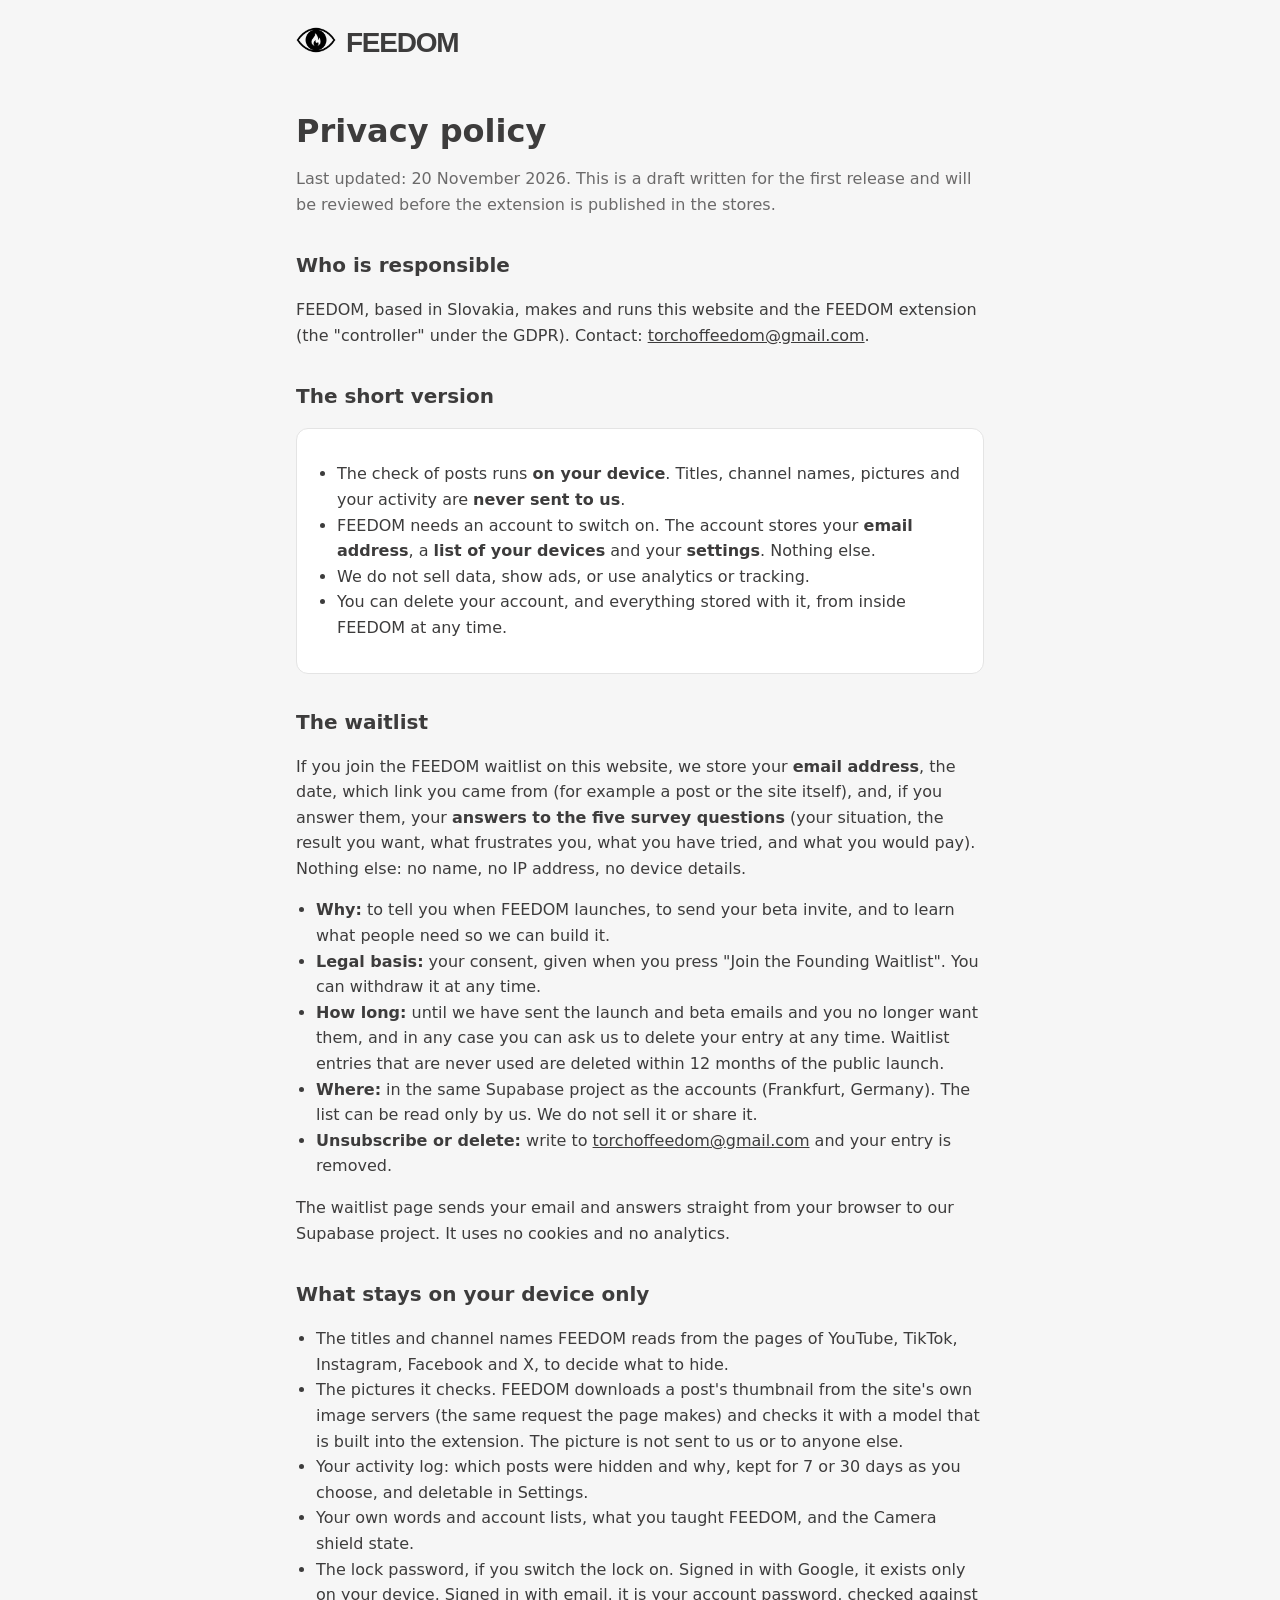
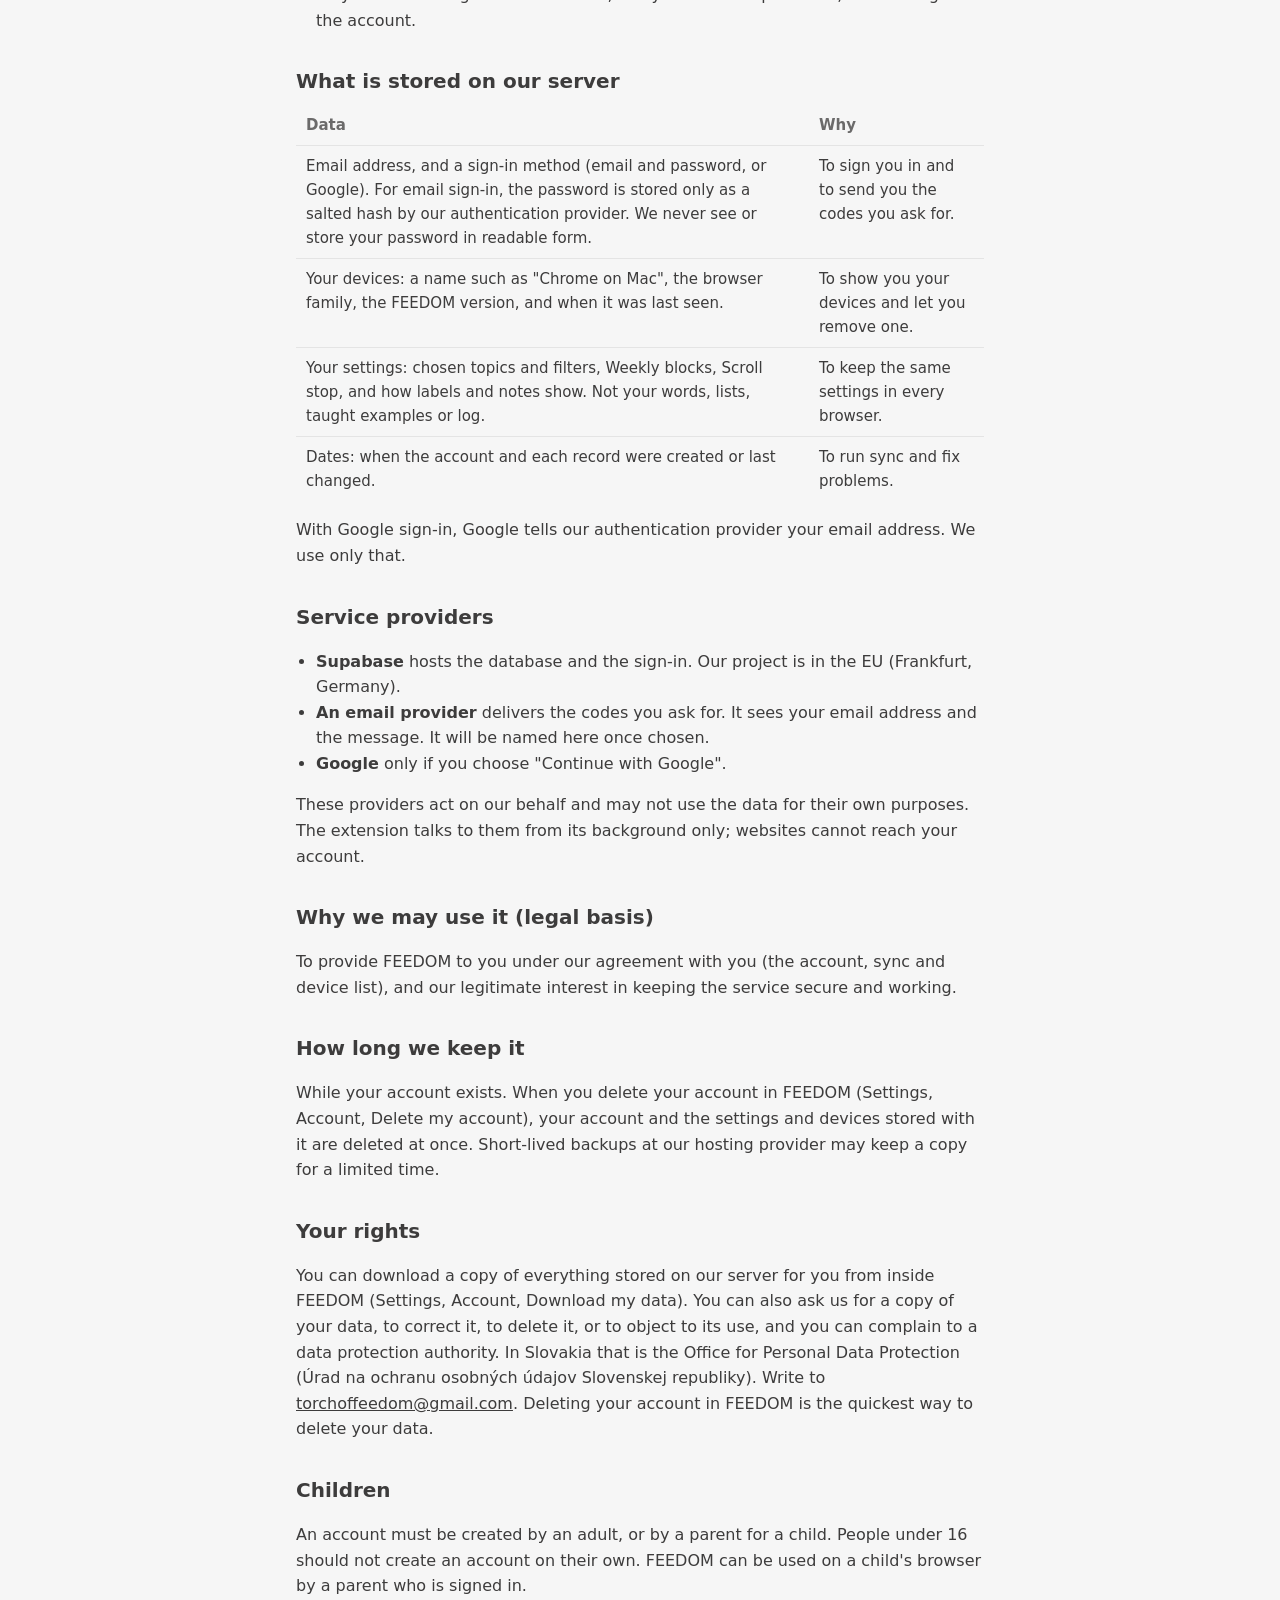
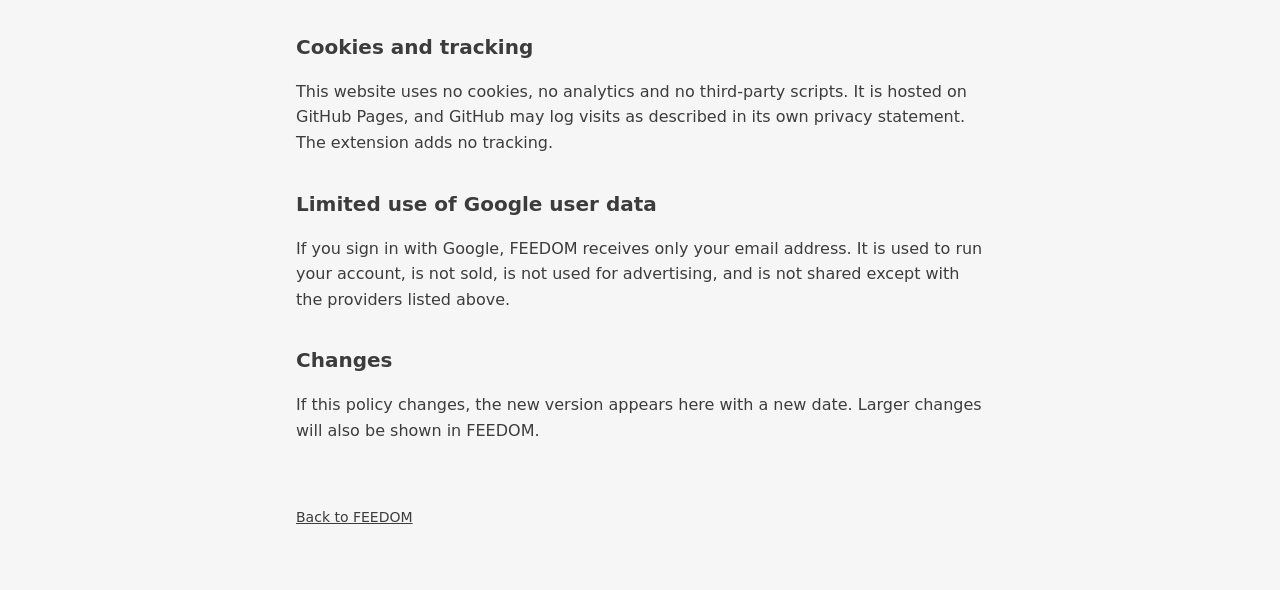
<file: privacy.html>
<!doctype html>
<html lang="en">
<head>
  <meta charset="utf-8">
  <meta name="viewport" content="width=device-width, initial-scale=1">
  <title>FEEDOM: privacy policy</title>
  <meta name="description" content="What FEEDOM stores, what stays on your device, and your rights.">
  <link rel="icon" href="assets/icon-128.png">
  <link rel="stylesheet" href="style.css">
</head>
<body>
<div class="wrap">
  <header><a href="./"><picture><source srcset="assets/logo-eye-light.png" media="(prefers-color-scheme: dark)"><img src="assets/logo-eye.png" alt="" width="40" height="40"></picture><span class="wm"><span class="shield">FEEDOM</span></span></a></header>

  <h1>Privacy policy</h1>
  <p class="muted">Last updated: 20 November 2026. This is a draft written for the first release and will be reviewed before the extension is published in the stores.</p>

  <h2>Who is responsible</h2>
  <p>FEEDOM, based in Slovakia, makes and runs this website and the FEEDOM extension (the "controller" under the GDPR). Contact: <a href="mailto:torchoffeedom@gmail.com">torchoffeedom@gmail.com</a>.</p>

  <h2>The short version</h2>
  <div class="card">
    <ul>
      <li>The check of posts runs <strong>on your device</strong>. Titles, channel names, pictures and your activity are <strong>never sent to us</strong>.</li>
      <li>FEEDOM needs an account to switch on. The account stores your <strong>email address</strong>, a <strong>list of your devices</strong> and your <strong>settings</strong>. Nothing else.</li>
      <li>We do not sell data, show ads, or use analytics or tracking.</li>
      <li>You can delete your account, and everything stored with it, from inside FEEDOM at any time.</li>
    </ul>
  </div>

  <h2 id="waitlist">The waitlist</h2>
  <p>If you join the FEEDOM waitlist on this website, we store your <strong>email address</strong>, the date, which link you came from (for example a post or the site itself), and, if you answer them, your <strong>answers to the five survey questions</strong> (your situation, the result you want, what frustrates you, what you have tried, and what you would pay). Nothing else: no name, no IP address, no device details.</p>
  <ul>
    <li><strong>Why:</strong> to tell you when FEEDOM launches, to send your beta invite, and to learn what people need so we can build it.</li>
    <li><strong>Legal basis:</strong> your consent, given when you press "Join the Founding Waitlist". You can withdraw it at any time.</li>
    <li><strong>How long:</strong> until we have sent the launch and beta emails and you no longer want them, and in any case you can ask us to delete your entry at any time. Waitlist entries that are never used are deleted within 12 months of the public launch.</li>
    <li><strong>Where:</strong> in the same Supabase project as the accounts (Frankfurt, Germany). The list can be read only by us. We do not sell it or share it.</li>
    <li><strong>Unsubscribe or delete:</strong> write to <a href="mailto:torchoffeedom@gmail.com">torchoffeedom@gmail.com</a> and your entry is removed.</li>
  </ul>
  <p>The waitlist page sends your email and answers straight from your browser to our Supabase project. It uses no cookies and no analytics.</p>

  <h2>What stays on your device only</h2>
  <ul>
    <li>The titles and channel names FEEDOM reads from the pages of YouTube, TikTok, Instagram, Facebook and X, to decide what to hide.</li>
    <li>The pictures it checks. FEEDOM downloads a post's thumbnail from the site's own image servers (the same request the page makes) and checks it with a model that is built into the extension. The picture is not sent to us or to anyone else.</li>
    <li>Your activity log: which posts were hidden and why, kept for 7 or 30 days as you choose, and deletable in Settings.</li>
    <li>Your own words and account lists, what you taught FEEDOM, and the Camera shield state.</li>
    <li>The lock password, if you switch the lock on. Signed in with Google, it exists only on your device. Signed in with email, it is your account password, checked against the account.</li>
  </ul>

  <h2>What is stored on our server</h2>
  <table>
    <tr><th>Data</th><th>Why</th></tr>
    <tr><td>Email address, and a sign-in method (email and password, or Google). For email sign-in, the password is stored only as a salted hash by our authentication provider. We never see or store your password in readable form.</td><td>To sign you in and to send you the codes you ask for.</td></tr>
    <tr><td>Your devices: a name such as "Chrome on Mac", the browser family, the FEEDOM version, and when it was last seen.</td><td>To show you your devices and let you remove one.</td></tr>
    <tr><td>Your settings: chosen topics and filters, Weekly blocks, Scroll stop, and how labels and notes show. Not your words, lists, taught examples or log.</td><td>To keep the same settings in every browser.</td></tr>
    <tr><td>Dates: when the account and each record were created or last changed.</td><td>To run sync and fix problems.</td></tr>
  </table>
  <p>With Google sign-in, Google tells our authentication provider your email address. We use only that.</p>

  <h2>Service providers</h2>
  <ul>
    <li><strong>Supabase</strong> hosts the database and the sign-in. Our project is in the EU (Frankfurt, Germany).</li>
    <li><strong>An email provider</strong> delivers the codes you ask for. It sees your email address and the message. It will be named here once chosen.</li>
    <li><strong>Google</strong> only if you choose "Continue with Google".</li>
  </ul>
  <p>These providers act on our behalf and may not use the data for their own purposes. The extension talks to them from its background only; websites cannot reach your account.</p>

  <h2>Why we may use it (legal basis)</h2>
  <p>To provide FEEDOM to you under our agreement with you (the account, sync and device list), and our legitimate interest in keeping the service secure and working.</p>

  <h2>How long we keep it</h2>
  <p>While your account exists. When you delete your account in FEEDOM (Settings, Account, Delete my account), your account and the settings and devices stored with it are deleted at once. Short-lived backups at our hosting provider may keep a copy for a limited time.</p>

  <h2>Your rights</h2>
  <p>You can download a copy of everything stored on our server for you from inside FEEDOM (Settings, Account, Download my data). You can also ask us for a copy of your data, to correct it, to delete it, or to object to its use, and you can complain to a data protection authority. In Slovakia that is the Office for Personal Data Protection (Úrad na ochranu osobných údajov Slovenskej republiky). Write to <a href="mailto:torchoffeedom@gmail.com">torchoffeedom@gmail.com</a>. Deleting your account in FEEDOM is the quickest way to delete your data.</p>

  <h2>Children</h2>
  <p>An account must be created by an adult, or by a parent for a child. People under 16 should not create an account on their own. FEEDOM can be used on a child's browser by a parent who is signed in.</p>

  <h2>Cookies and tracking</h2>
  <p>This website uses no cookies, no analytics and no third-party scripts. It is hosted on GitHub Pages, and GitHub may log visits as described in its own privacy statement. The extension adds no tracking.</p>

  <h2>Limited use of Google user data</h2>
  <p>If you sign in with Google, FEEDOM receives only your email address. It is used to run your account, is not sold, is not used for advertising, and is not shared except with the providers listed above.</p>

  <h2>Changes</h2>
  <p>If this policy changes, the new version appears here with a new date. Larger changes will also be shown in FEEDOM.</p>

  <footer><p><a href="./">Back to FEEDOM</a></p></footer>
</div>
</body>
</html>
</file>
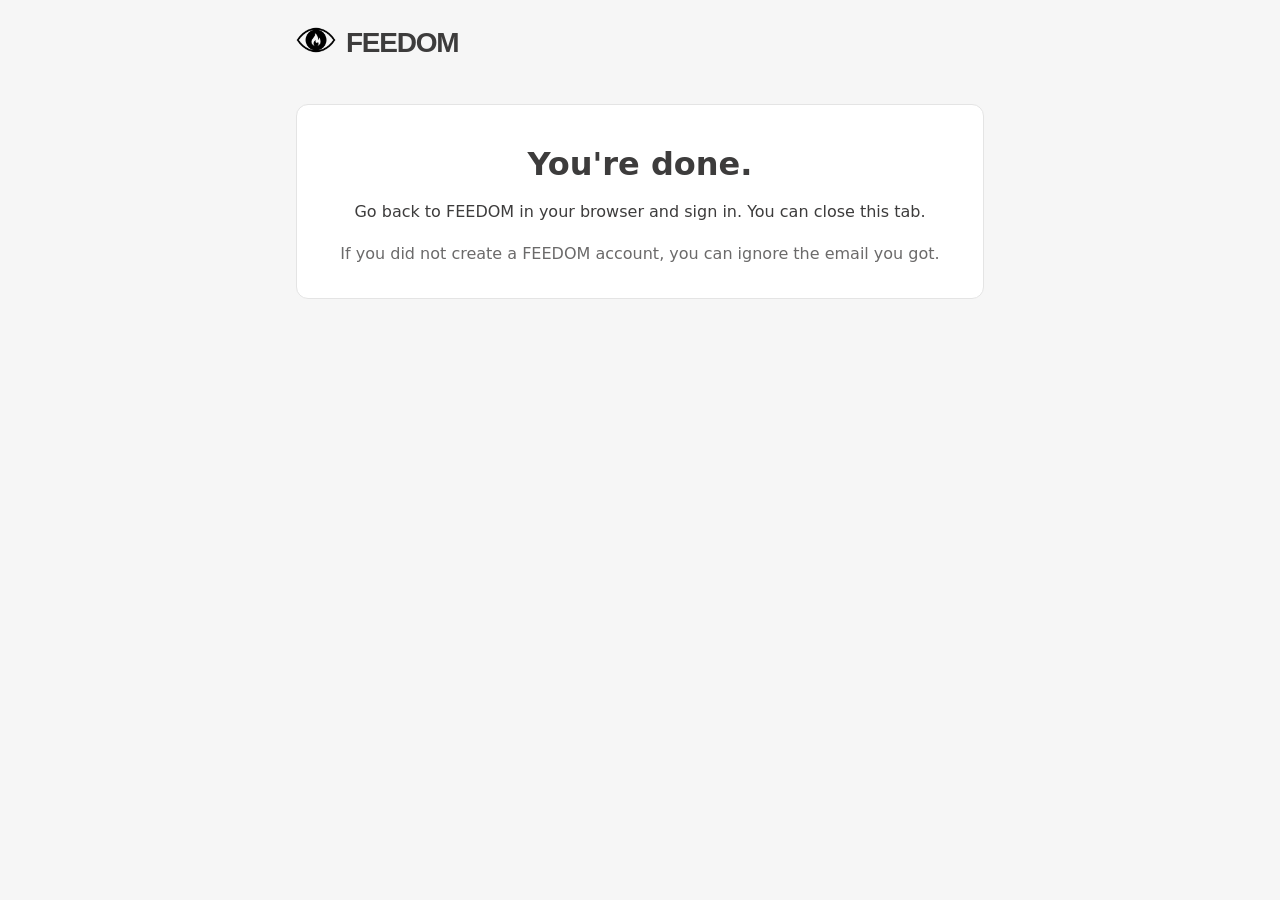
<file: auth/confirmed.html>
<!doctype html>
<html lang="en">
<head>
  <meta charset="utf-8">
  <meta name="viewport" content="width=device-width, initial-scale=1">
  <meta name="robots" content="noindex">
  <title>FEEDOM: email confirmed</title>
  <link rel="stylesheet" href="../style.css">
</head>
<body>
<div class="wrap">
  <header><a href="../"><picture><source srcset="../assets/logo-eye-light.png" media="(prefers-color-scheme: dark)"><img src="../assets/logo-eye.png" alt="" width="40" height="40"></picture><span class="wm"><span class="shield">FEEDOM</span></span></a></header>
  <div class="card center">
    <h1>You're done.</h1>
    <p>Go back to FEEDOM in your browser and sign in. You can close this tab.</p>
    <p class="muted">If you did not create a FEEDOM account, you can ignore the email you got.</p>
  </div>
</div>
</body>
</html>
</file>
<file: waitlist.css>
/* FEEDOM waitlist page. Plain CSS, no frameworks, no web fonts, no third-party requests.
   Change the look here: the variables right below are the whole palette. */

/* The poster headline face: the first condensed bold font the visitor's device already has.
   Nothing is downloaded. To use a real brand font later, put its file in assets/ and point src at it. */
@font-face {
  font-family: "FeedomDisplay";
  font-weight: 400;
  font-style: normal;
  font-display: swap;
  src: local("Futura Condensed ExtraBold"), local("Futura-CondensedExtraBold"),
       local("DIN Condensed Bold"), local("DINCondensed-Bold"),
       local("Bahnschrift SemiBold Condensed"), local("Haettenschweiler"),
       local("Impact"), local("Arial Narrow Bold"), local("ArialNarrow-Bold");
}

:root {
  --ink: #000000;
  --paper: #ffffff;
  --red: #c81b12;
  --cream: #f3ead6;
  --heavy: "Arial Black", "Helvetica Neue", Arial, sans-serif;
  --grey-1: #ededed;
  --grey-2: #d9d9d9;
  --grey-3: #595959;
  --display: "FeedomDisplay", Impact, "Arial Narrow", sans-serif;
  --body: system-ui, -apple-system, "Segoe UI", Roboto, "Helvetica Neue", Arial, sans-serif;
  --wrap: 1180px;
  --gutter: 24px;
}

* { box-sizing: border-box; }
[hidden] { display: none !important; }
html { scroll-behavior: smooth; }
body {
  margin: 0;
  background: var(--paper);
  color: var(--ink);
  font: 400 1.0625rem/1.6 var(--body);
  -webkit-font-smoothing: antialiased;
}
h1, h2, h3, p { margin: 0; }
a { color: inherit; }
img, svg { display: block; max-width: 100%; }

:focus-visible { outline: 4px solid var(--focus, var(--ink)); outline-offset: 3px; }

.wrap { max-width: var(--wrap); margin: 0 auto; padding: 0 var(--gutter); }
.wrap.narrow { max-width: 760px; }
.sr { position: absolute; width: 1px; height: 1px; overflow: hidden; clip: rect(0 0 0 0); white-space: nowrap; }
.skip { position: absolute; left: 8px; top: -60px; background: var(--ink); color: var(--paper); padding: 10px 14px; z-index: 100; }
.skip:focus { top: 8px; }
.hp { position: absolute; left: -9999px; width: 1px; height: 1px; opacity: 0; }

.draft-note { background: var(--ink); color: var(--paper); font-size: .9rem; padding: 8px var(--gutter); text-align: center; }

/* Headlines share one poster treatment. */
h1, h2, h3.display, .brand-name {
  font-family: var(--display);
  font-weight: 400;
  font-synthesis: none;
  text-transform: uppercase;
  letter-spacing: .005em;
}

/* ---------- buttons and form ---------- */
.btn {
  display: inline-block;
  background: var(--ink);
  color: var(--paper);
  border: 3px solid var(--ink);
  padding: 15px 22px;
  font: 800 1rem/1.2 var(--body);
  text-decoration: none;
  cursor: pointer;
  white-space: nowrap;
}
.btn:hover { background: var(--paper); color: var(--ink); }
.btn:disabled { opacity: .6; cursor: progress; }
.btn-small { padding: 10px 16px; font-size: .95rem; }
.btn-wide { width: 100%; padding: 20px 22px; font-size: 1.15rem; }

.wl-form { margin-top: 28px; max-width: 640px; }
.wl-row { display: flex; gap: 10px; }
.wl-row input[type="email"] {
  flex: 1 1 auto;
  min-width: 0;
  background: var(--paper);
  color: var(--ink);
  border: 3px solid var(--ink);
  padding: 15px 16px;
  font: 400 1.05rem/1.2 var(--body);
  border-radius: 0;
}
.wl-row input::placeholder { color: var(--grey-3); }
.wl-error {
  margin-top: 10px;
  padding: 10px 12px;
  background: var(--paper);
  color: var(--red);
  border: 3px solid var(--red);
  font-weight: 700;
}
.micro { margin-top: 14px; font-weight: 600; }
.consent { margin-top: 10px; font-size: .85rem; line-height: 1.45; opacity: .85; }

/* ---------- 1. hero: the page's one big moment ---------- */
.hero {
  --bg: var(--red);
  --fg: var(--paper);
  --focus: var(--ink);
  background: var(--bg);
  color: var(--fg);
  transition: background-color .6s ease, color .6s ease;
  min-height: min(100svh, 900px);
  display: flex;
  flex-direction: column;
}
.hero[data-mode="control"] { --bg: var(--paper); --fg: var(--ink); }

.bar { display: flex; align-items: center; justify-content: space-between; padding: 18px var(--gutter); max-width: var(--wrap); width: 100%; margin: 0 auto; }
.brand { display: inline-flex; align-items: center; gap: 12px; text-decoration: none; }
.brand-eye { width: 62px; height: 39px; flex: none; color: var(--fg); transition: color .6s ease; }
.brand-name { font-size: 2rem; line-height: 1; }
.hero .btn-small { background: var(--ink); border-color: var(--ink); color: var(--paper); }
.hero .btn-small:hover { background: var(--paper); color: var(--ink); }

.hero-grid {
  flex: 1;
  display: grid;
  grid-template-columns: minmax(0, 1.15fr) minmax(0, .85fr);
  gap: 40px;
  align-items: center;
  max-width: var(--wrap);
  width: 100%;
  margin: 0 auto;
  padding: 24px var(--gutter) 56px;
}

.tag {
  display: inline-block;
  transform: rotate(-1.5deg);
  background: var(--fg, var(--ink));
  color: var(--bg, var(--paper));
  padding: 5px 10px;
  font-weight: 800;
  font-size: .95rem;
  margin-bottom: 18px;
}
.hero h1 { font-size: clamp(3.4rem, 8.6vw, 7.6rem); line-height: .9; }
.hero h1 span { display: block; }
.hero .lede { margin-top: 22px; max-width: 34em; font-size: 1.25rem; line-height: 1.5; font-weight: 500; }
.hero .lede-2 { margin-top: 12px; font-weight: 700; }

/* The eye and the switch */
.hero-eye { display: flex; flex-direction: column; align-items: center; gap: 22px; }
.eye-frame { position: relative; width: 100%; max-width: 500px; aspect-ratio: 1; background: #000; border: 6px solid #000; box-shadow: 12px 12px 0 #000; }
.eye-img { position: absolute; inset: 0; width: 100%; height: 100%; object-fit: cover; transition: opacity .6s ease; }
.hero[data-mode="consume"] .on-control { opacity: 0; }
.hero[data-mode="control"] .on-consume { opacity: 0; }

.switch {
  position: relative;
  width: 300px;
  height: 72px;
  padding: 0;
  background: var(--ink);
  border: 4px solid var(--fg);
  border-radius: 0;
  cursor: pointer;
  color: var(--paper);
  font: 400 1.5rem/1 var(--display);
  text-transform: uppercase;
  letter-spacing: .02em;
  transition: border-color .6s ease;
}
.switch-knob {
  position: absolute;
  top: 4px; left: 4px;
  width: calc(50% - 4px);
  height: calc(100% - 8px);
  background: var(--paper);
  transition: transform .35s cubic-bezier(.2, .9, .3, 1.2);
}
.switch-word { position: absolute; z-index: 1; top: 0; bottom: 0; width: 50%; display: flex; align-items: center; justify-content: center; transition: color .3s ease; }
.w-consume { left: 0; color: var(--ink); }
.w-control { right: 0; color: var(--paper); }
.switch[aria-checked="true"] .switch-knob { transform: translateX(100%); }
.switch[aria-checked="true"] .w-consume { color: var(--paper); }
.switch[aria-checked="true"] .w-control { color: var(--ink); }
.switch-hint { font-weight: 700; min-height: 1.6em; }

/* ---------- 2. problem ---------- */
.problem { padding: 96px 0 40px; }
.problem h2 { font-size: clamp(2.6rem, 6vw, 5rem); line-height: .93; }
.big-lede { margin-top: 24px; font-size: 1.3rem; line-height: 1.5; max-width: 34em; }
.two { display: grid; grid-template-columns: minmax(0, 1.5fr) minmax(0, .7fr); gap: 56px; align-items: center; }
.phone { width: 100%; max-width: 280px; justify-self: center; }
.rows { margin-top: 72px; }
.row { display: grid; grid-template-columns: minmax(0, 1fr) minmax(0, 1.1fr); gap: 32px; padding: 30px 0 34px; border-top: 6px solid var(--ink); }
.row:last-child { border-bottom: 6px solid var(--ink); }
.row h3 { font-family: var(--display); font-weight: 400; font-synthesis: none; text-transform: uppercase; font-size: clamp(2rem, 3.8vw, 3.2rem); line-height: .95; }
.row p { font-size: 1.2rem; line-height: 1.55; align-self: center; }

/* ---------- 2. what FEEDOM is ---------- */
.what { background: var(--cream); padding: 88px 0 96px; }
.what h2 { font-size: clamp(2.6rem, 6vw, 5rem); line-height: .93; max-width: 15em; }
.devices { margin: 56px 0 0; }
.devices-svg { width: 100%; max-width: 940px; margin: 0 auto; }
.caps { list-style: none; margin: 64px 0 0; padding: 0; display: grid; grid-template-columns: repeat(4, minmax(0, 1fr)); gap: 28px; }
.caps li { border-top: 6px solid var(--ink); padding-top: 16px; }
.caps h3 { font-family: var(--display); font-weight: 400; font-synthesis: none; text-transform: uppercase; font-size: clamp(1.7rem, 2.4vw, 2.2rem); line-height: .98; }
.caps p { margin-top: 10px; font-size: 1.02rem; line-height: 1.5; }
.steps { list-style: none; margin: 72px 0 0; padding: 0; display: grid; grid-template-columns: repeat(3, minmax(0, 1fr)); gap: 28px; }
.steps li { display: flex; gap: 16px; align-items: flex-start; }
.step-n { flex: none; width: 56px; height: 56px; display: grid; place-items: center; background: var(--red); color: var(--paper); font: 400 2.2rem/1 var(--display); }
.steps h3 { font-family: var(--display); font-weight: 400; font-synthesis: none; text-transform: uppercase; font-size: 1.7rem; line-height: 1; }
.steps p { margin-top: 6px; line-height: 1.45; }

/* ---------- stickers (from the design file) ---------- */
.stickers { display: grid; gap: 14px; justify-items: start; padding: 12px 0 12px 8px; }
.sticker { display: inline-block; max-width: 100%; padding: 14px 26px 16px; font: 900 clamp(1.7rem, 3.6vw, 2.8rem)/1 var(--heavy); color: #fcfbf9; text-transform: uppercase; letter-spacing: -.01em; }
.s-red { background: var(--red); }
.s-black { background: var(--ink); }
.s1 { transform: rotate(-5deg); }
.s2 { transform: rotate(3deg); margin-left: 28px; }
.s3 { transform: rotate(-4deg); margin-left: 6px; }

/* ---------- 5. goal ---------- */
.goal { padding: 96px 0 104px; }
.goal h2 { font-size: clamp(3.4rem, 9vw, 7.4rem); line-height: .88; }
.goal .rows { margin-top: 56px; }

/* ---------- 3. proof ---------- */
.proof { background: var(--cream); padding: 96px 0 104px; margin-top: 72px; }
.proof h2 { font-size: clamp(2.6rem, 6vw, 5rem); line-height: .93; }
.tag-dark { background: var(--ink); color: var(--paper); }

.compare { margin-top: 56px; display: grid; grid-template-columns: 1fr 1fr; gap: 28px; }
.mock { margin: 0; background: var(--paper); border: 4px solid var(--ink); display: flex; flex-direction: column; }
.mock-head { padding: 10px 16px; font: 400 1.7rem/1 var(--display); text-transform: uppercase; color: var(--paper); background: var(--ink); }
.mock-consume .mock-head { background: var(--red); }
.mock-body { padding: 16px; flex: 1; display: grid; gap: 14px; align-content: start; }
.mock-consume .mock-body { grid-template-columns: 1fr 112px; background: #f3d3cf; }
.feed { display: grid; gap: 10px; align-content: start; }
.post { padding: 12px 14px; font-size: .98rem; line-height: 1.35; background: var(--paper); border-bottom: 2px solid var(--grey-2); }
.post b { font-size: .95rem; }
.mock-control .post { padding: 16px 4px; }
.mock-consume .post { border: 0; font-weight: 800; }
.mock-consume .bait { background: var(--red); color: var(--paper); transform: rotate(-.8deg); }
.mock-consume .rage { background: var(--ink); color: var(--paper); transform: rotate(.7deg); }
.mock-consume .reel { background: var(--ink); color: var(--paper); min-height: 96px; display: flex; align-items: center; gap: 10px; }
.mock-consume .reel .play { color: var(--red); font-size: 1.6rem; }
.side { display: grid; gap: 8px; align-content: start; font-size: .85rem; font-weight: 700; }
.side b { font-family: var(--display); font-weight: 400; font-size: 1.15rem; text-transform: uppercase; }
.side span { background: var(--ink); color: var(--paper); padding: 4px 6px; }
.mock figcaption { padding: 16px 18px 18px; border-top: 4px solid var(--ink); font-size: 1rem; line-height: 1.5; }

.popup-block { margin-top: 80px; display: grid; grid-template-columns: minmax(0, 1fr) 360px; gap: 64px; align-items: center; }
.torch-list { list-style: none; margin: 0; padding: 0; display: grid; gap: 28px; }
.torch-list li { border-left: 8px solid var(--red); padding-left: 20px; }
.torch-list h3 { font-family: var(--display); font-weight: 400; font-synthesis: none; text-transform: uppercase; font-size: clamp(1.9rem, 3.4vw, 2.7rem); line-height: 1; }
.torch-list p { margin-top: 6px; font-size: 1.15rem; }

.popup { background: var(--paper); border: 4px solid var(--ink); box-shadow: 12px 12px 0 var(--ink); padding: 18px; }
.popup-top { display: flex; justify-content: space-between; align-items: center; padding-bottom: 14px; border-bottom: 4px solid var(--ink); margin-bottom: 8px; }
.popup-top .brand-name { font-size: 1.9rem; line-height: 1; }
.popup-state { background: var(--ink); color: var(--paper); font: 400 1.1rem/1 var(--display); padding: 6px 10px; text-transform: uppercase; }
.tgl { display: flex; align-items: center; gap: 14px; padding: 14px 0; border-bottom: 2px solid var(--grey-2); font-weight: 700; cursor: pointer; }
.tgl input { position: absolute; opacity: 0; width: 1px; height: 1px; }
.tgl-ui { flex: none; position: relative; width: 54px; height: 30px; background: var(--grey-2); border: 3px solid var(--ink); transition: background-color .2s ease; }
.tgl-ui::after { content: ""; position: absolute; top: 2px; left: 2px; width: 20px; height: 20px; background: var(--ink); transition: transform .2s ease; }
.tgl input:checked + .tgl-ui { background: var(--ink); }
.tgl input:checked + .tgl-ui::after { background: var(--paper); transform: translateX(24px); }
.tgl input:focus-visible + .tgl-ui { outline: 4px solid var(--ink); outline-offset: 3px; }

/* ---------- 4. manifesto and the second sign-up ---------- */
.manifesto { --focus: var(--paper); background: var(--ink); color: var(--paper); padding: 120px 0 104px; }
.tag-light { background: var(--paper); color: var(--ink); }
.manifesto h2 { font-size: clamp(4.4rem, 15vw, 12rem); line-height: .82; margin-bottom: 56px; }
.prose { max-width: 40em; display: grid; gap: 24px; }
.prose p { font-size: 1.3rem; line-height: 1.6; color: #ececec; }
.prose .refuse { font-family: var(--display); font-weight: 400; font-synthesis: none; text-transform: uppercase; font-size: clamp(2.6rem, 6.5vw, 5rem); line-height: .95; color: var(--paper); border-left: 12px solid var(--red); padding-left: 22px; margin: 12px 0; }
.final-cta { margin-top: 96px; padding-top: 48px; border-top: 6px solid var(--paper); }
.final-cta h3 { font-family: var(--display); font-weight: 400; font-synthesis: none; text-transform: uppercase; font-size: clamp(2.2rem, 5.4vw, 4.2rem); line-height: .95; }
.wl-form-dark .btn { background: var(--red); border-color: var(--red); color: var(--paper); }
.wl-form-dark .btn:hover { background: var(--paper); border-color: var(--paper); color: var(--ink); }
.wl-form-dark .wl-row input { border-color: var(--paper); }
.wl-form-dark .consent { color: #cfcfcf; opacity: 1; }

.foot { background: var(--ink); color: #cfcfcf; padding: 0 0 56px; font-size: .9rem; }
.foot .wrap { border-top: 1px solid #3a3a3a; padding-top: 28px; }
.foot-line { font: 400 1.7rem/1.1 var(--display); text-transform: uppercase; color: var(--paper); margin-bottom: 8px; }

/* ---------- confirmation and thank-you screens ---------- */
.screen { --focus: var(--ink); padding: 48px 0 112px; min-height: 100svh; }
.screen:focus { outline: none; }
.confirm-eye { width: 170px; height: 107px; color: var(--ink); margin-bottom: 28px; }
.screen h1 { font-size: clamp(2.8rem, 8vw, 5.6rem); line-height: .92; }
.screen .lede { margin-top: 22px; font-size: 1.25rem; line-height: 1.5; max-width: 34em; }
#survey { margin-top: 48px; }
.q { border: 0; padding: 0; margin: 0 0 44px; min-width: 0; }
.q legend { padding: 0; margin-bottom: 14px; font-weight: 800; font-size: 1.3rem; line-height: 1.3; }
.q legend em { display: block; margin-top: 4px; font-style: normal; font-weight: 400; font-size: .95rem; color: var(--grey-3); }
.qn { display: inline-block; background: var(--ink); color: var(--paper); min-width: 1.7em; text-align: center; margin-right: 8px; font-family: var(--display); font-weight: 400; }
.opt { display: flex; align-items: flex-start; gap: 14px; padding: 15px 16px; border: 3px solid var(--ink); background: var(--paper); cursor: pointer; line-height: 1.4; }
.opt + .opt { margin-top: -3px; }
.opt input { flex: none; width: 22px; height: 22px; margin: 1px 0 0; accent-color: var(--red); }
.opt:hover { background: var(--grey-1); }
.opt:has(input:checked) { background: var(--ink); color: var(--paper); }
.opt:has(input:focus-visible) { outline: 4px solid var(--ink); outline-offset: 3px; position: relative; }
#survey .wl-error { margin-bottom: 16px; }
.share-note { margin-left: 12px; font-weight: 700; }

/* ---------- small screens ---------- */
@media (max-width: 880px) {
  :root { --gutter: 18px; }
  .hero-grid { grid-template-columns: 1fr; gap: 40px; padding-bottom: 48px; }
  .hero h1 { font-size: clamp(3.2rem, 15vw, 5.4rem); }
  .two { grid-template-columns: 1fr; gap: 32px; }
  .phone { max-width: 200px; justify-self: start; }
  .row { grid-template-columns: 1fr; gap: 12px; }
  .compare { grid-template-columns: 1fr; }
  .popup-block { grid-template-columns: 1fr; gap: 48px; }
  .popup { max-width: 380px; }
  .problem { padding-top: 64px; }
  .proof { padding: 64px 0 72px; }
  .manifesto { padding: 80px 0 72px; }
  .mock-consume .mock-body { grid-template-columns: 1fr; }
  .side { grid-template-columns: repeat(2, 1fr); }
  .side b { grid-column: 1 / -1; }
}
@media (max-width: 560px) {
  .wl-row { flex-direction: column; }
  .btn { white-space: normal; text-align: center; }
  .brand-name { font-size: 1.7rem; }
  .brand-eye { width: 52px; height: 33px; }
  .switch { width: 100%; max-width: 300px; }
}

@media (max-width: 1000px) {
  .caps { grid-template-columns: repeat(2, minmax(0, 1fr)); }
}
@media (max-width: 880px) {
  .what { padding: 64px 0 72px; }
  .steps { grid-template-columns: 1fr; gap: 24px; }
  .stickers { margin-top: 8px; }
  .goal { padding: 64px 0 72px; }
}
@media (max-width: 560px) {
  .caps { grid-template-columns: 1fr; }
}

@media (prefers-reduced-motion: reduce) {
  html { scroll-behavior: auto; }
  .hero, .eye-img, .switch, .switch-knob, .switch-word, .brand-eye, .tgl-ui, .tgl-ui::after { transition: none; }
}
</file>
<file: style.css>
/* FEEDOM website: the extension's own greys, plain and fast. No scripts, no cookies, no tracking. */
:root {
  --ink: #3d3c3c; --ink-2: #6b6a6a; --ink-3: #a6a6a6;
  --bg: #f6f6f6; --card: #ffffff; --line: #e4e4e4; --accent: #3d3c3c; --on-accent: #ffffff;
  --wm-psy: #a6a6a6; --wm-shield: #3d3c3c;
}
@media (prefers-color-scheme: dark) {
  :root { --ink: #ececec; --ink-2: #b4b4b4; --ink-3: #8a8a8a; --bg: #131416; --card: #1c1d20; --line: #2e3035; --accent: #ececec; --on-accent: #131416; --wm-psy: #8f8f8f; --wm-shield: #ececec; }
}
* { box-sizing: border-box; }
body { margin: 0; background: var(--bg); color: var(--ink); font: 16px/1.6 system-ui, -apple-system, "Segoe UI", sans-serif; }
.wrap { max-width: 720px; margin: 0 auto; padding: 0 16px; }
header { padding: 20px 0; }
header a { display: inline-flex; align-items: center; gap: 10px; text-decoration: none; color: inherit; }
.wm { font-family: "Helvetica Neue", Helvetica, Arial, sans-serif; font-weight: 800; letter-spacing: -0.045em; font-size: 28px; white-space: nowrap; }
.wm .psy { color: var(--wm-psy); } .wm .shield { color: var(--wm-shield); }
h1 { font-size: 32px; line-height: 1.2; margin: 24px 0 8px; }
h2 { font-size: 20px; margin: 32px 0 8px; }
p, li { color: var(--ink); }
.muted { color: var(--ink-2); }
ul { padding-left: 20px; }
a { color: var(--ink); }
.card { background: var(--card); border: 1px solid var(--line); border-radius: 12px; padding: 16px 20px; margin: 16px 0; }
.button { display: inline-block; background: var(--accent); color: var(--on-accent); padding: 10px 18px; border-radius: 10px; text-decoration: none; font-weight: 600; margin: 4px 8px 4px 0; }
.button.ghost { background: transparent; color: var(--ink); border: 1px solid var(--ink-3); }
table { border-collapse: collapse; width: 100%; font-size: 15px; }
th, td { text-align: left; padding: 8px 10px; border-top: 1px solid var(--line); vertical-align: top; }
th { color: var(--ink-2); font-weight: 600; border-top: 0; }
footer { padding: 32px 0 48px; color: var(--ink-2); font-size: 14px; }
.center { text-align: center; }
</file>
